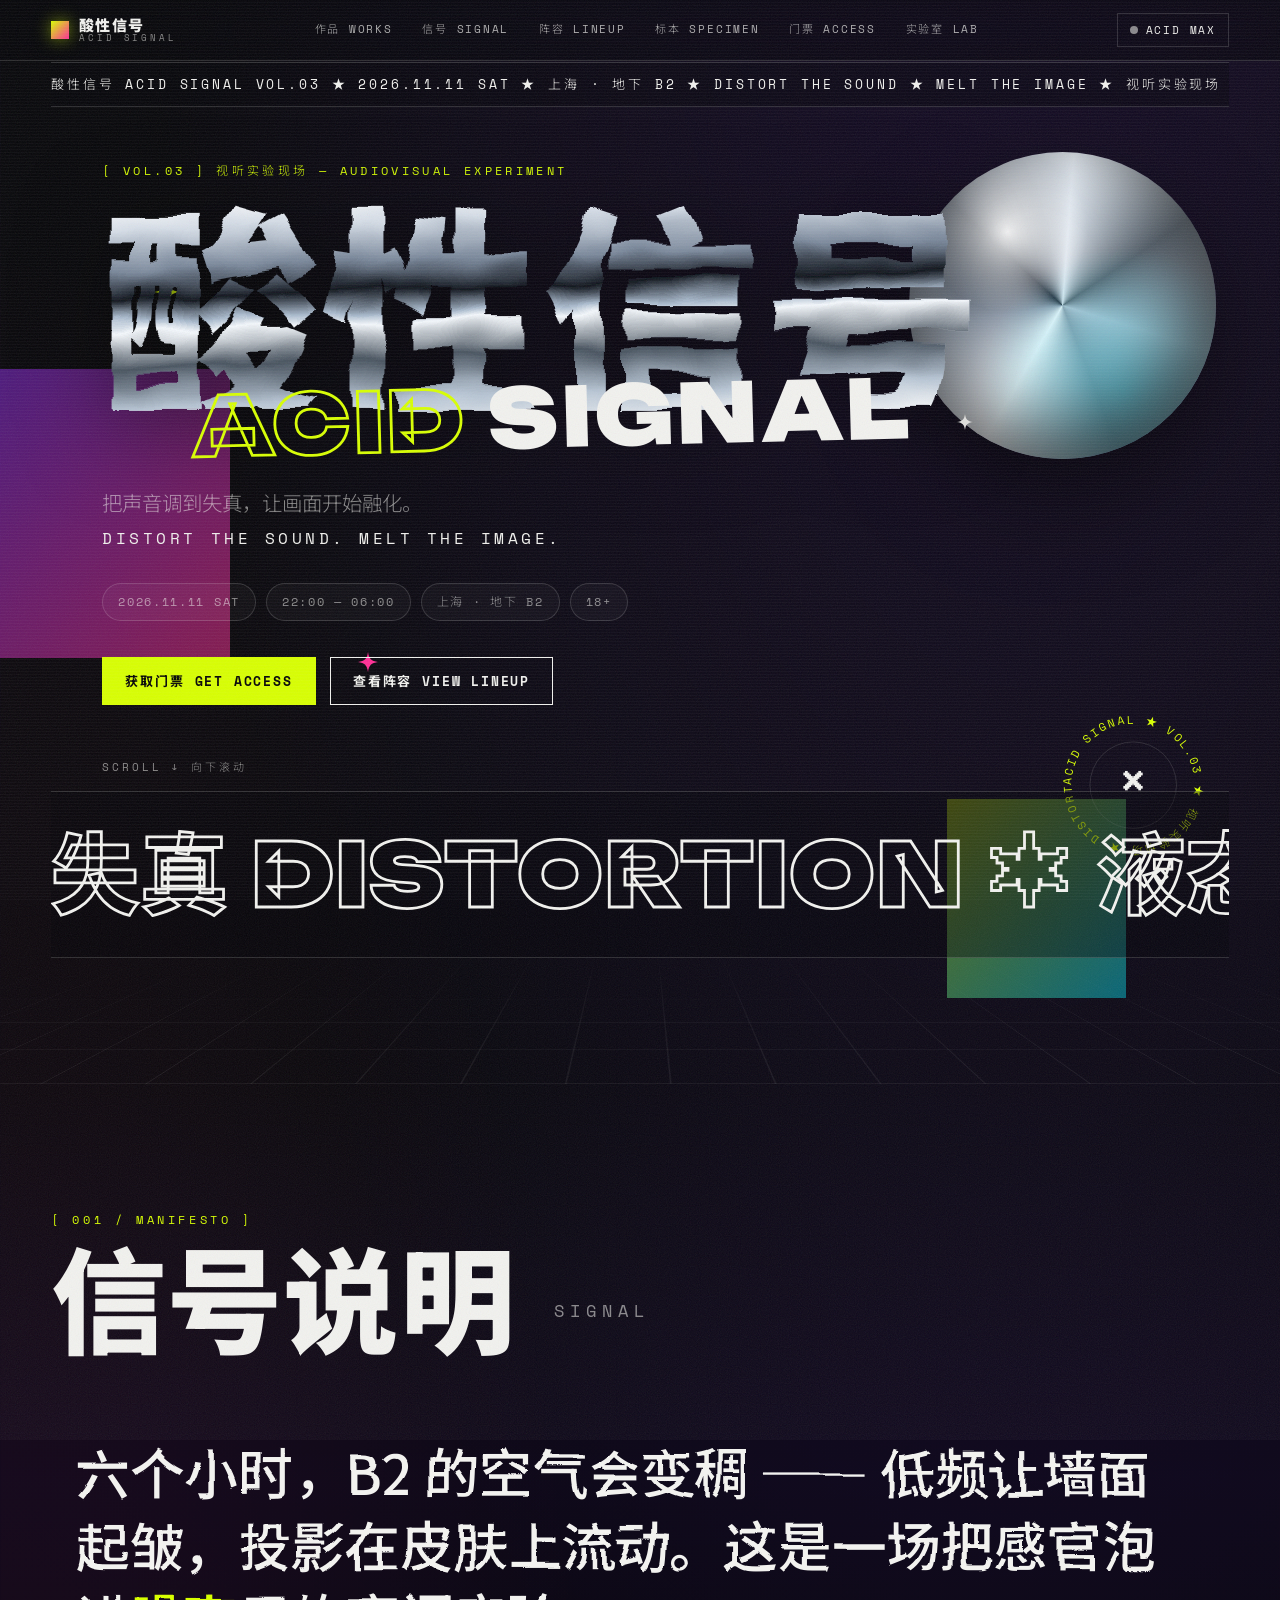
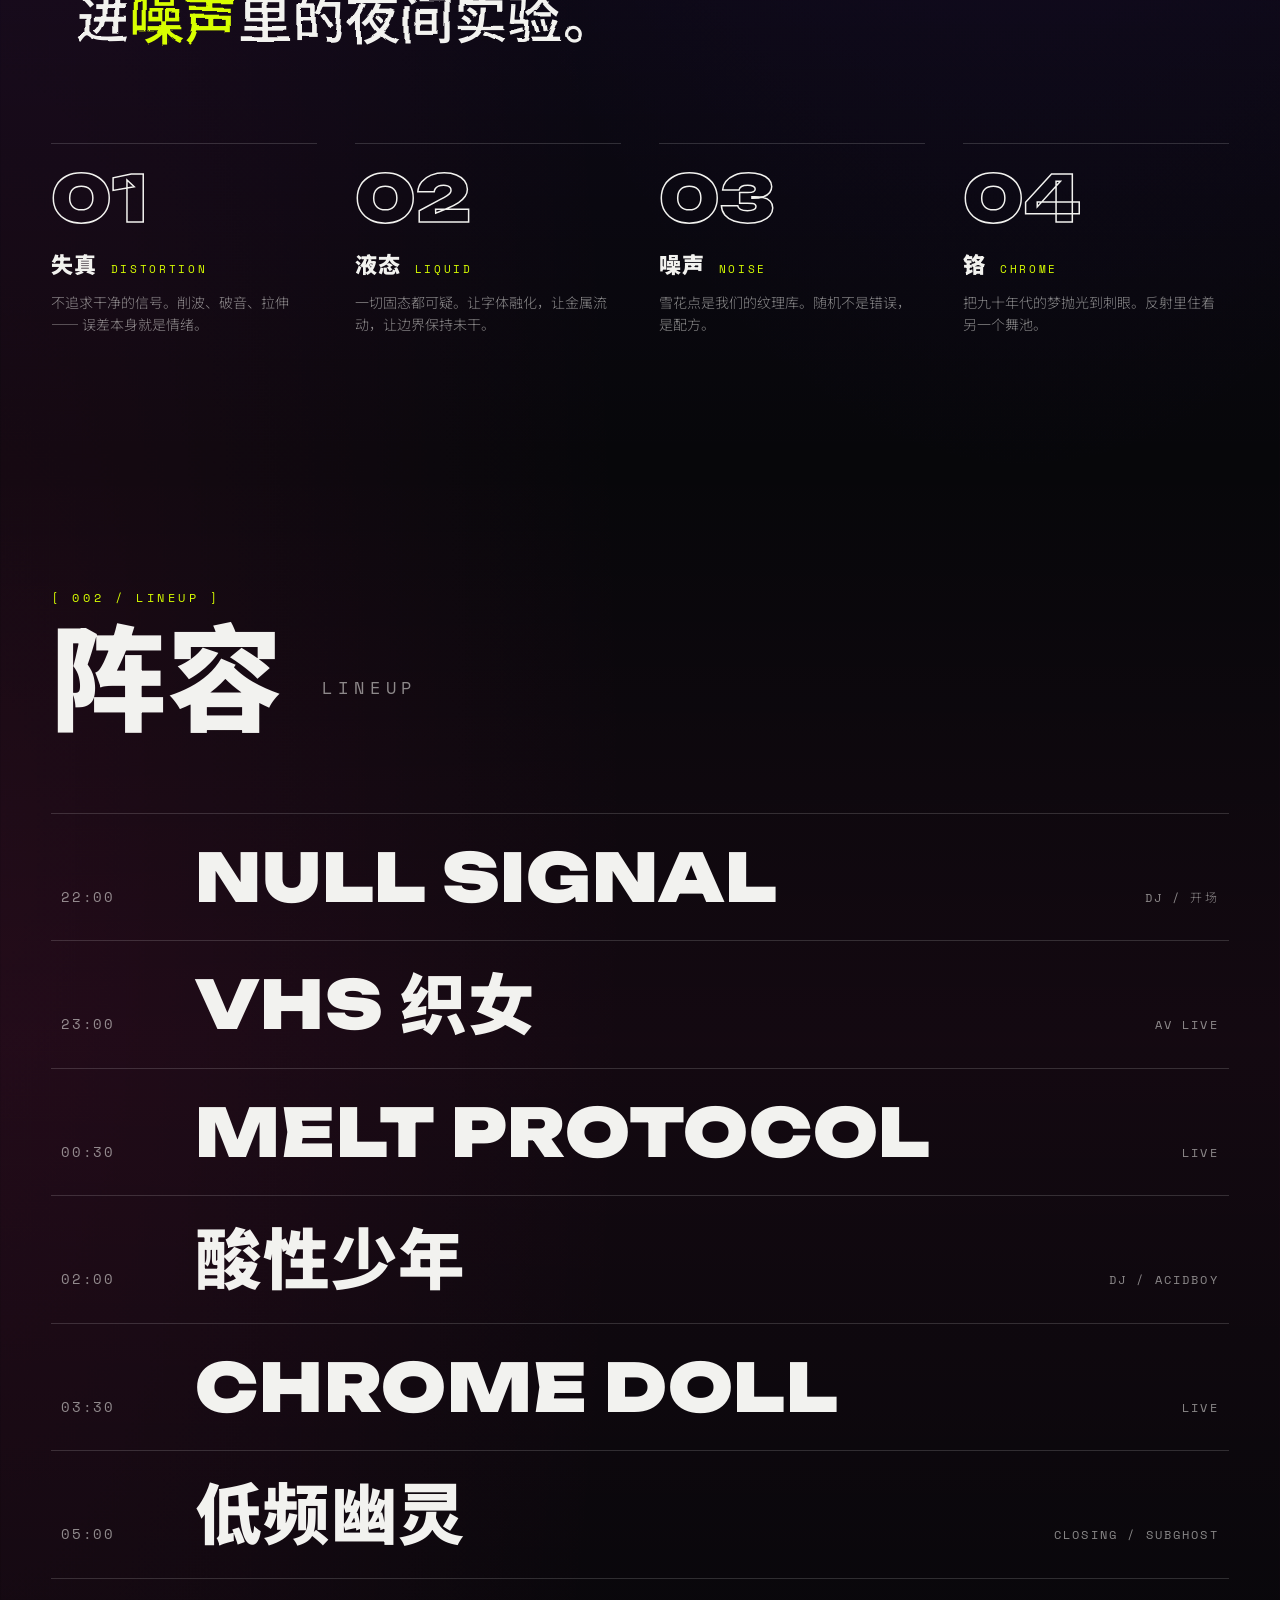
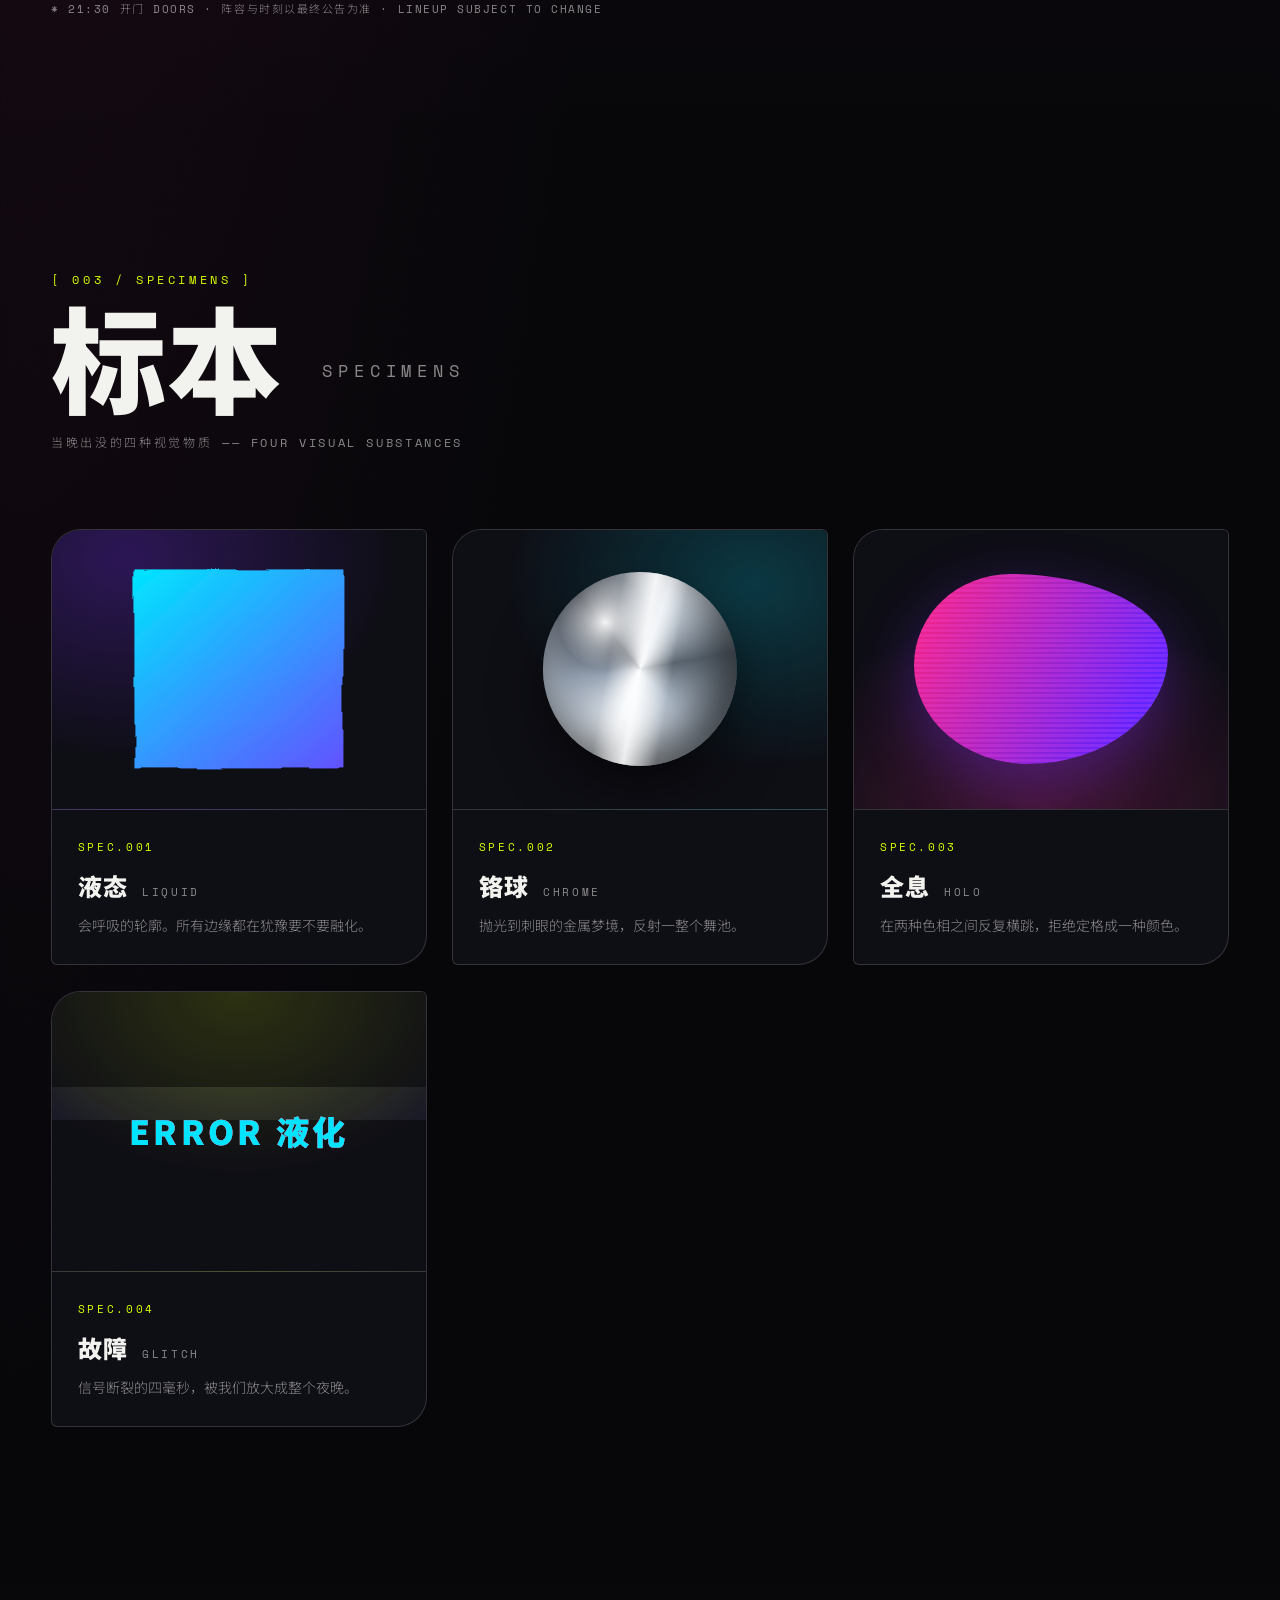
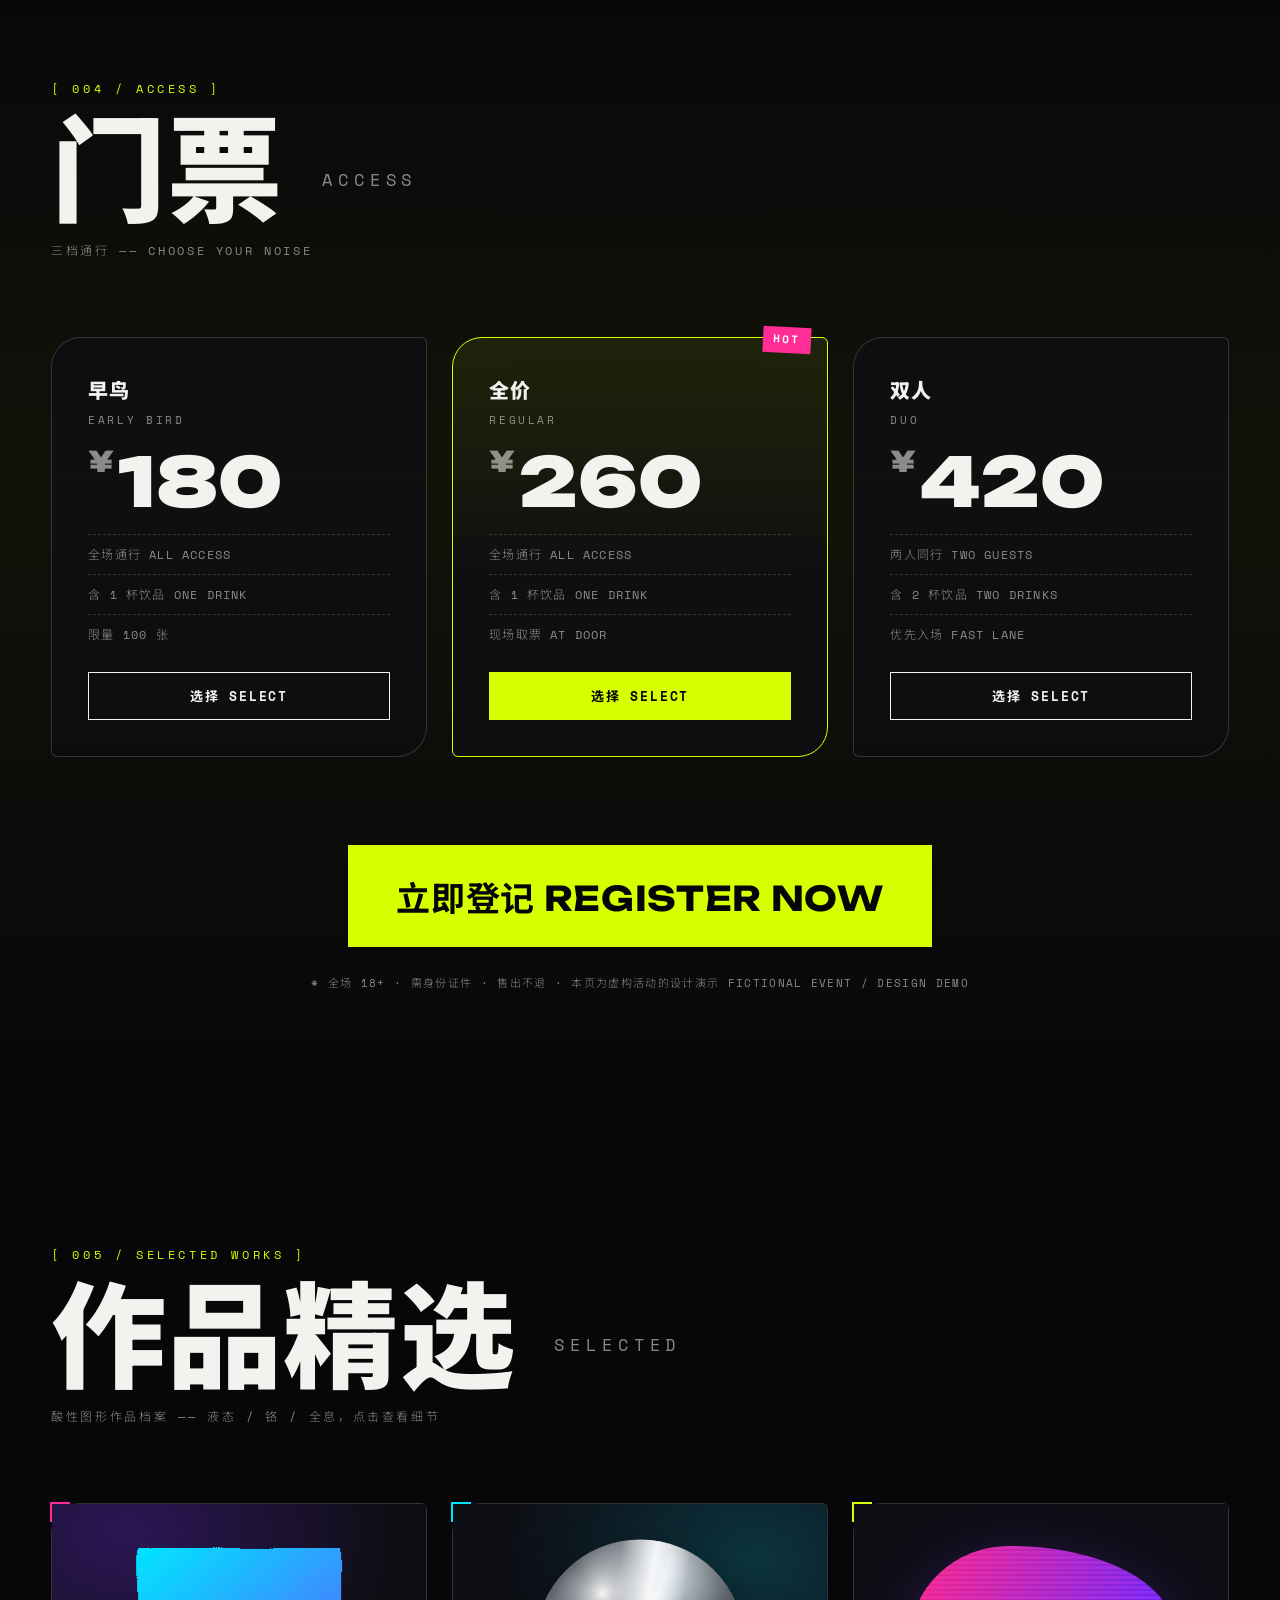
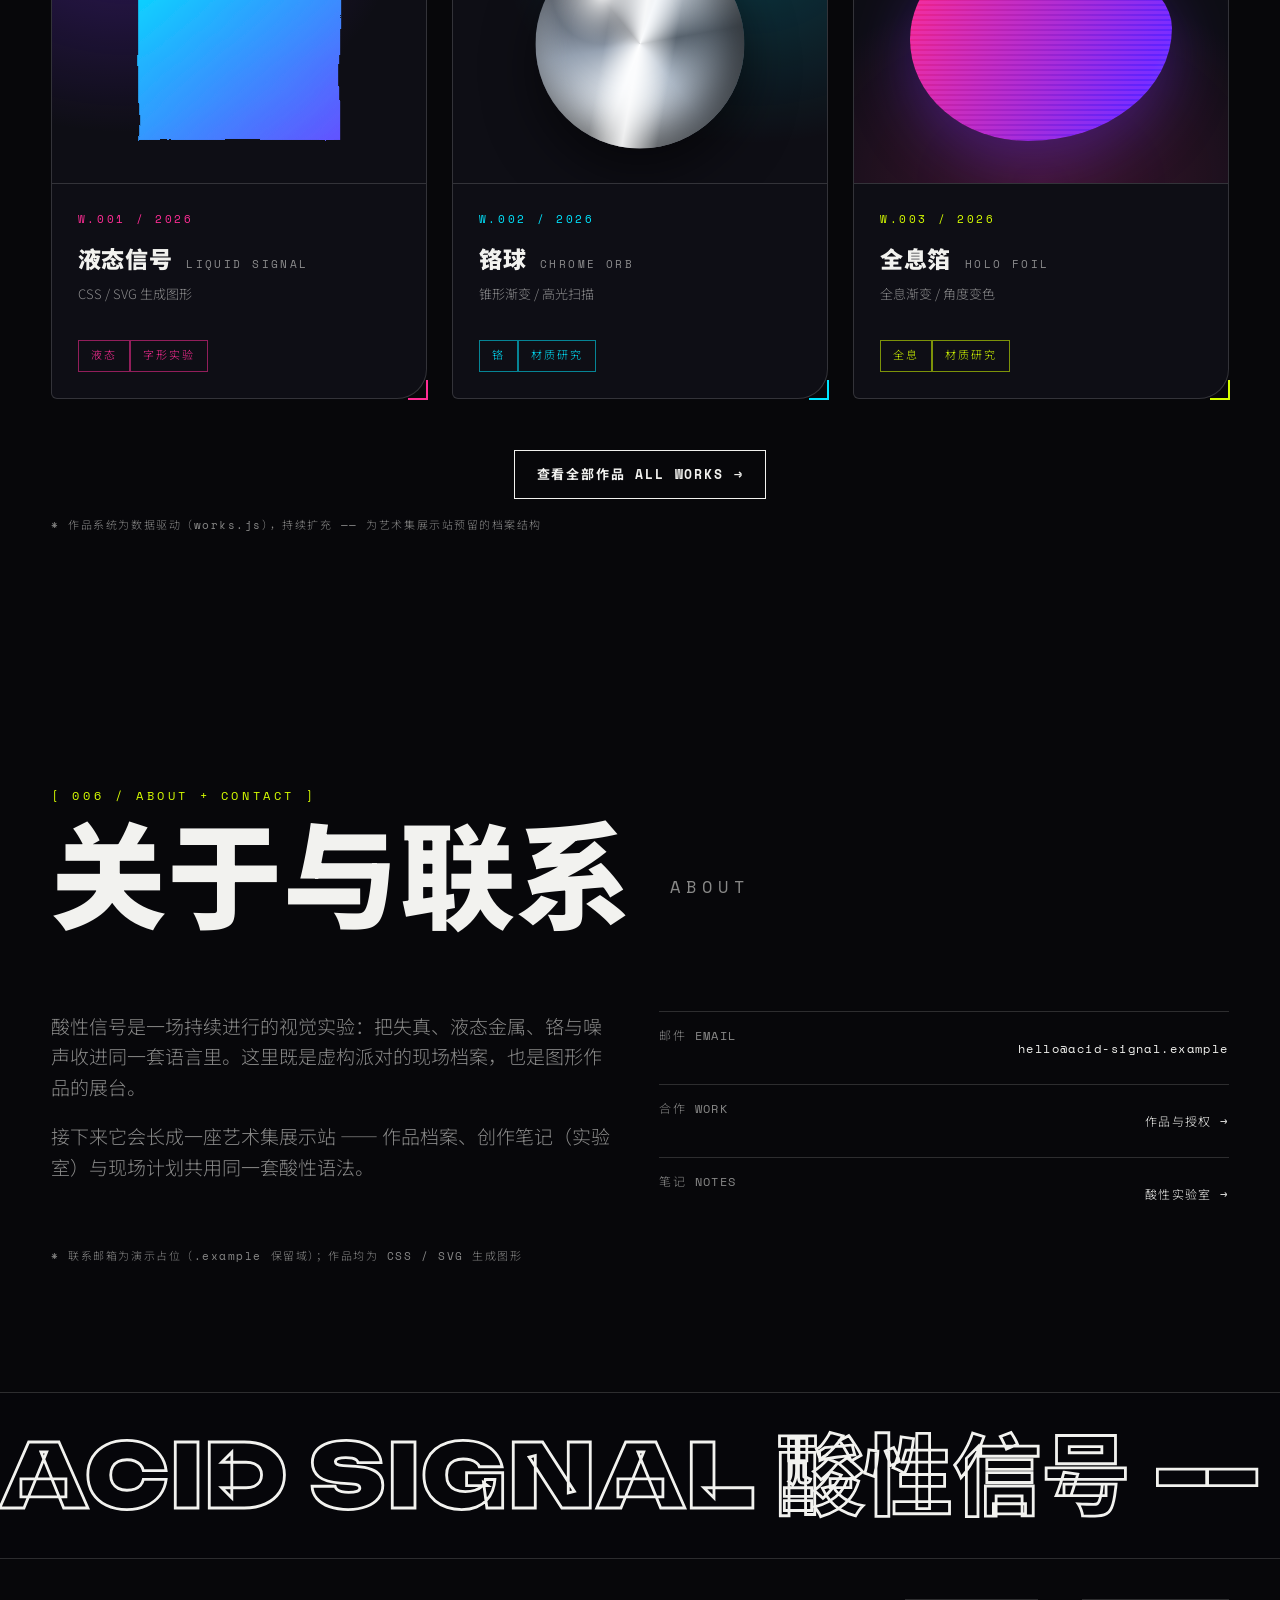
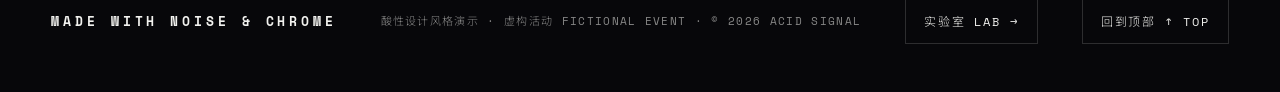
<file: index.html>
<!DOCTYPE html>
<html lang="zh-CN">
<head>
<meta charset="UTF-8">
<meta name="viewport" content="width=device-width, initial-scale=1">
<title>酸性信号 ACID SIGNAL — VOL.03 视听实验现场</title>
<meta name="description" content="酸性信号 ACID SIGNAL VOL.03 — 一场关于失真、液态金属与低频的夜间视听实验。2026.11.11 上海 · 地下 B2。">
<meta property="og:type" content="website">
<meta property="og:title" content="酸性信号 ACID SIGNAL — VOL.03 视听实验现场">
<meta property="og:description" content="把声音调到失真，让画面开始融化。作品档案 / 酸性实验室 / 现场计划。">
<meta name="theme-color" content="#07070a">
<link rel="preconnect" href="https://fonts.googleapis.com">
<link rel="preconnect" href="https://fonts.gstatic.com" crossorigin>
<link href="https://fonts.googleapis.com/css2?family=Unbounded:wght@400;700;900&family=Space+Mono:ital,wght@0,400;0,700;1,400&family=Noto+Sans+SC:wght@300;500;900&display=swap" rel="stylesheet">
<link rel="stylesheet" href="style.css">
<link rel="stylesheet" href="works.css">
<noscript><style>[data-reveal]{opacity:1 !important;transform:none !important}</style></noscript>
<link rel="icon" href="data:image/svg+xml,%3Csvg xmlns='http://www.w3.org/2000/svg' viewBox='0 0 100 100'%3E%3Ctext y='.9em' font-size='90'%3E%E2%9C%A6%3C/text%3E%3C/svg%3E">
</head>
<body>

  <!-- 开机画面 -->
  <div class="boot" id="boot" aria-hidden="true">
    <div class="boot-blob"></div>
    <p class="boot-text">SIGNAL ACQUIRING<span class="boot-dots">...</span></p>
  </div>

  <!-- 全局特效层 -->
  <div class="grain" aria-hidden="true"></div>
  <div class="scanlines" aria-hidden="true"></div>
  <div class="progress" aria-hidden="true"><i id="progressBar"></i></div>
  <div class="cursor-dot" aria-hidden="true"></div>
  <div class="cursor-blob" aria-hidden="true"></div>
  <div class="toast" id="toast" role="status" aria-live="polite"></div>

  <!-- SVG 滤镜与符号 -->
  <svg class="defs" aria-hidden="true" focusable="false">
    <defs>
      <filter id="fx-liquid" x="-15%" y="-15%" width="130%" height="130%">
        <feTurbulence id="turbA" type="fractalNoise" baseFrequency="0.012 0.026" numOctaves="2" seed="7" result="n"/>
        <feDisplacementMap id="dispA" in="SourceGraphic" in2="n" scale="14" xChannelSelector="R" yChannelSelector="G"/>
      </filter>
      <filter id="fx-soft" x="-20%" y="-20%" width="140%" height="140%">
        <feTurbulence id="turbB" type="fractalNoise" baseFrequency="0.009 0.018" numOctaves="2" seed="21" result="n"/>
        <feDisplacementMap id="dispB" in="SourceGraphic" in2="n" scale="8" xChannelSelector="R" yChannelSelector="G"/>
      </filter>
      <symbol id="sparkle" viewBox="0 0 24 24">
        <path d="M12 0c1 8 4 11 12 12-8 1-11 4-12 12-1-8-4-11-12-12C8 11 11 8 12 0Z"/>
      </symbol>
    </defs>
  </svg>

  <!-- 导航 -->
  <header class="nav">
    <a class="brand" href="#top">
      <span class="brand-mark" aria-hidden="true"></span>
      <span class="brand-name">酸性信号<em>ACID SIGNAL</em></span>
    </a>
    <nav class="nav-links" aria-label="页面导航">
      <a href="works.html">作品 WORKS</a>
      <a href="#signal">信号 SIGNAL</a>
      <a href="#lineup">阵容 LINEUP</a>
      <a href="#specimen">标本 SPECIMEN</a>
      <a href="#access">门票 ACCESS</a>
      <a href="lab.html">实验室 LAB</a>
    </nav>
    <div class="nav-act">
      <button class="acid-toggle" id="acidToggle" type="button" aria-pressed="false">
        <span class="dot" aria-hidden="true"></span>ACID MAX
      </button>
    </div>
  </header>

  <main>

    <!-- HERO -->
    <section class="hero" id="top">
      <div class="hero-deco" aria-hidden="true">
        <div class="hero-grid"></div>
        <div class="orb"></div>
        <div class="blob blob-a"></div>
        <div class="blob blob-b"></div>
        <svg class="star star-1"><use href="#sparkle"/></svg>
        <svg class="star star-2"><use href="#sparkle"/></svg>
        <svg class="star star-3"><use href="#sparkle"/></svg>
        <svg class="sticker" viewBox="0 0 200 200">
          <defs>
            <path id="circ" d="M100,100 m-74,0 a74,74 0 1,1 148,0 a74,74 0 1,1 -148,0"/>
          </defs>
          <circle class="sticker-ring" cx="100" cy="100" r="52"/>
          <text class="sticker-text"><textPath href="#circ">ACID SIGNAL ★ VOL.03 ★ 视听实验现场 ★ DISTORT THE SOUND ★</textPath></text>
          <text class="sticker-core" x="100" y="108" text-anchor="middle">✕</text>
        </svg>
      </div>

      <div class="hero-top">
        <div class="ticker">
          <div class="track">
            <span class="chunk">酸性信号 ACID SIGNAL VOL.03 ★ 2026.11.11 SAT ★ 上海 · 地下 B2 ★ DISTORT THE SOUND ★ MELT THE IMAGE ★ 视听实验现场 ★&nbsp;</span>
            <span class="chunk">酸性信号 ACID SIGNAL VOL.03 ★ 2026.11.11 SAT ★ 上海 · 地下 B2 ★ DISTORT THE SOUND ★ MELT THE IMAGE ★ 视听实验现场 ★&nbsp;</span>
          </div>
        </div>
      </div>

      <div class="hero-body">
        <p class="hero-eyebrow" data-reveal>[ VOL.03 ] 视听实验现场 — AUDIOVISUAL EXPERIMENT</p>
        <h1 class="hero-title" data-reveal style="--d:1">
          <span class="t-cn chrome distort">酸性信号</span>
          <span class="t-en"><span class="outline">ACID</span> SIGNAL</span>
        </h1>
        <p class="hero-sub" data-reveal style="--d:2">
          把声音调到失真，让画面开始融化。<br>
          <span class="en" data-wave>DISTORT THE SOUND. MELT THE IMAGE.</span>
        </p>
        <ul class="hero-chips" data-reveal style="--d:3">
          <li>2026.11.11 SAT</li>
          <li>22:00 — 06:00</li>
          <li>上海 · 地下 B2</li>
          <li>18+</li>
        </ul>
        <div class="hero-cta" data-reveal style="--d:4">
          <a class="btn btn-solid magnetic" href="#access">获取门票 GET ACCESS</a>
          <a class="btn btn-ghost magnetic" href="#lineup">查看阵容 VIEW LINEUP</a>
        </div>
      </div>

      <div class="hero-bottom">
        <span class="scroll-hint">SCROLL ↓ 向下滚动</span>
        <div class="ticker ticker-rev ticker-xl">
          <div class="track">
            <span class="chunk outline">失真 DISTORTION ✶ 液态 LIQUID ✶ 噪声 NOISE ✶ 铬 CHROME ✶&nbsp;</span>
            <span class="chunk outline">失真 DISTORTION ✶ 液态 LIQUID ✶ 噪声 NOISE ✶ 铬 CHROME ✶&nbsp;</span>
          </div>
        </div>
      </div>
    </section>

    <!-- MANIFESTO -->
    <section class="manifesto" id="signal">
      <header class="sec-head" data-reveal>
        <p class="sec-idx">[ 001 / MANIFESTO ]</p>
        <h2 class="sec-title"><span class="glitch" data-text="信号说明">信号说明</span> <em>SIGNAL</em></h2>
      </header>

      <div data-reveal>
        <p class="manifesto-lead distort-soft">六个小时，B2 的空气会变稠 —— 低频让墙面起皱，投影在皮肤上流动。这是一场把感官泡进<span class="hl">噪声</span>里的夜间实验。</p>
      </div>

      <ol class="principles">
        <li data-reveal style="--d:1">
          <span class="pr-idx">01</span>
          <h3 class="pr-name">失真 <em>DISTORTION</em></h3>
          <p class="pr-copy">不追求干净的信号。削波、破音、拉伸 —— 误差本身就是情绪。</p>
        </li>
        <li data-reveal style="--d:2">
          <span class="pr-idx">02</span>
          <h3 class="pr-name">液态 <em>LIQUID</em></h3>
          <p class="pr-copy">一切固态都可疑。让字体融化，让金属流动，让边界保持未干。</p>
        </li>
        <li data-reveal style="--d:3">
          <span class="pr-idx">03</span>
          <h3 class="pr-name">噪声 <em>NOISE</em></h3>
          <p class="pr-copy">雪花点是我们的纹理库。随机不是错误，是配方。</p>
        </li>
        <li data-reveal style="--d:4">
          <span class="pr-idx">04</span>
          <h3 class="pr-name">铬 <em>CHROME</em></h3>
          <p class="pr-copy">把九十年代的梦抛光到刺眼。反射里住着另一个舞池。</p>
        </li>
      </ol>
    </section>

    <!-- LINEUP -->
    <section class="lineup" id="lineup">
      <header class="sec-head" data-reveal>
        <p class="sec-idx">[ 002 / LINEUP ]</p>
        <h2 class="sec-title"><span class="glitch" data-text="阵容">阵容</span> <em>LINEUP</em></h2>
      </header>

      <div class="acts">
        <a class="act" href="#access" data-reveal>
          <span class="act-time">22:00</span>
          <span class="act-name glitch" data-text="NULL SIGNAL">NULL SIGNAL</span>
          <span class="act-meta">DJ / 开场</span>
        </a>
        <a class="act" href="#access" data-reveal style="--d:1">
          <span class="act-time">23:00</span>
          <span class="act-name glitch" data-text="VHS 织女">VHS 织女</span>
          <span class="act-meta">AV LIVE</span>
        </a>
        <a class="act" href="#access" data-reveal style="--d:2">
          <span class="act-time">00:30</span>
          <span class="act-name glitch" data-text="MELT PROTOCOL">MELT PROTOCOL</span>
          <span class="act-meta">LIVE</span>
        </a>
        <a class="act" href="#access" data-reveal style="--d:3">
          <span class="act-time">02:00</span>
          <span class="act-name glitch" data-text="酸性少年">酸性少年</span>
          <span class="act-meta">DJ / ACIDBOY</span>
        </a>
        <a class="act" href="#access" data-reveal style="--d:4">
          <span class="act-time">03:30</span>
          <span class="act-name glitch" data-text="CHROME DOLL">CHROME DOLL</span>
          <span class="act-meta">LIVE</span>
        </a>
        <a class="act" href="#access" data-reveal style="--d:5">
          <span class="act-time">05:00</span>
          <span class="act-name glitch" data-text="低频幽灵">低频幽灵</span>
          <span class="act-meta">CLOSING / SUBGHOST</span>
        </a>
      </div>

      <p class="lineup-note">* 21:30 开门 DOORS · 阵容与时刻以最终公告为准 · LINEUP SUBJECT TO CHANGE</p>
    </section>

    <!-- SPECIMENS -->
    <section class="specs" id="specimen">
      <header class="sec-head" data-reveal>
        <p class="sec-idx">[ 003 / SPECIMENS ]</p>
        <h2 class="sec-title"><span class="glitch" data-text="标本">标本</span> <em>SPECIMENS</em></h2>
        <p class="sec-en">当晚出没的四种视觉物质 —— FOUR VISUAL SUBSTANCES</p>
      </header>

      <div class="spec-grid">
        <article class="spec tilt" data-reveal>
          <div class="spec-art art-liquid" aria-hidden="true"><div class="liquid-blob"></div></div>
          <div class="spec-meta">
            <span class="spec-idx">SPEC.001</span>
            <h3 class="spec-name">液态 <em>LIQUID</em></h3>
            <p class="spec-copy">会呼吸的轮廓。所有边缘都在犹豫要不要融化。</p>
          </div>
        </article>

        <article class="spec tilt" data-reveal style="--d:1">
          <div class="spec-art art-chrome" aria-hidden="true"><div class="chrome-orb"><i class="shine"></i></div></div>
          <div class="spec-meta">
            <span class="spec-idx">SPEC.002</span>
            <h3 class="spec-name">铬球 <em>CHROME</em></h3>
            <p class="spec-copy">抛光到刺眼的金属梦境，反射一整个舞池。</p>
          </div>
        </article>

        <article class="spec tilt" data-reveal style="--d:2">
          <div class="spec-art art-holo" aria-hidden="true"><div class="holo-panel"></div></div>
          <div class="spec-meta">
            <span class="spec-idx">SPEC.003</span>
            <h3 class="spec-name">全息 <em>HOLO</em></h3>
            <p class="spec-copy">在两种色相之间反复横跳，拒绝定格成一种颜色。</p>
          </div>
        </article>

        <article class="spec tilt" data-reveal style="--d:3">
          <div class="spec-art art-glitch" aria-hidden="true">
            <div class="glitch-stack">
              <span class="gs gs-r">ERROR 液化</span>
              <span class="gs gs-c">ERROR 液化</span>
              <span class="gs">ERROR 液化</span>
            </div>
          </div>
          <div class="spec-meta">
            <span class="spec-idx">SPEC.004</span>
            <h3 class="spec-name">故障 <em>GLITCH</em></h3>
            <p class="spec-copy">信号断裂的四毫秒，被我们放大成整个夜晚。</p>
          </div>
        </article>
      </div>
    </section>

    <!-- ACCESS -->
    <section class="access" id="access">
      <header class="sec-head" data-reveal>
        <p class="sec-idx">[ 004 / ACCESS ]</p>
        <h2 class="sec-title"><span class="glitch" data-text="门票">门票</span> <em>ACCESS</em></h2>
        <p class="sec-en">三档通行 —— CHOOSE YOUR NOISE</p>
      </header>

      <div class="tiers">
        <article class="tier" data-reveal>
          <p class="tier-name">早鸟 <em>EARLY BIRD</em></p>
          <p class="tier-price"><span class="cur">¥</span>180</p>
          <ul class="tier-list">
            <li>全场通行 ALL ACCESS</li>
            <li>含 1 杯饮品 ONE DRINK</li>
            <li>限量 100 张</li>
          </ul>
          <button class="btn btn-ghost" type="button" data-toast="DEMO · 早鸟票登记已记录（虚构页面）">选择 SELECT</button>
        </article>

        <article class="tier tier-hot" data-reveal style="--d:1">
          <span class="tier-flag">HOT</span>
          <p class="tier-name">全价 <em>REGULAR</em></p>
          <p class="tier-price"><span class="cur">¥</span>260</p>
          <ul class="tier-list">
            <li>全场通行 ALL ACCESS</li>
            <li>含 1 杯饮品 ONE DRINK</li>
            <li>现场取票 AT DOOR</li>
          </ul>
          <button class="btn btn-solid" type="button" data-toast="DEMO · 全价票登记已记录（虚构页面）">选择 SELECT</button>
        </article>

        <article class="tier" data-reveal style="--d:2">
          <p class="tier-name">双人 <em>DUO</em></p>
          <p class="tier-price"><span class="cur">¥</span>420</p>
          <ul class="tier-list">
            <li>两人同行 TWO GUESTS</li>
            <li>含 2 杯饮品 TWO DRINKS</li>
            <li>优先入场 FAST LANE</li>
          </ul>
          <button class="btn btn-ghost" type="button" data-toast="DEMO · 双人票登记已记录（虚构页面）">选择 SELECT</button>
        </article>
      </div>

      <div class="access-cta" data-reveal>
        <button class="btn btn-big magnetic" type="button" data-toast="已登记 · SEE YOU IN THE NOISE（演示）">立即登记 REGISTER NOW</button>
      </div>
      <p class="access-note">* 全场 18+ · 需身份证件 · 售出不退 · 本页为虚构活动的设计演示 FICTIONAL EVENT / DESIGN DEMO</p>
    </section>

    <!-- SELECTED WORKS -->
    <section class="works-preview" id="works">
      <header class="sec-head" data-reveal>
        <p class="sec-idx">[ 005 / SELECTED WORKS ]</p>
        <h2 class="sec-title"><span class="glitch" data-text="作品精选">作品精选</span> <em>SELECTED</em></h2>
        <p class="sec-en">酸性图形作品档案 —— 液态 / 铬 / 全息，点击查看细节</p>
      </header>
      <div class="mat-grid" data-works-featured="3"></div>
      <div class="works-more" data-reveal>
        <a class="btn btn-ghost magnetic" href="works.html">查看全部作品 ALL WORKS →</a>
      </div>
      <p class="works-preview-note">* 作品系统为数据驱动（works.js），持续扩充 —— 为艺术集展示站预留的档案结构</p>
    </section>

    <!-- ABOUT + CONTACT -->
    <section class="about" id="about">
      <header class="sec-head" data-reveal>
        <p class="sec-idx">[ 006 / ABOUT + CONTACT ]</p>
        <h2 class="sec-title"><span class="glitch" data-text="关于与联系">关于与联系</span> <em>ABOUT</em></h2>
      </header>
      <div class="about-grid">
        <div class="about-copy" data-reveal>
          <p>酸性信号是一场持续进行的视觉实验：把失真、液态金属、铬与噪声收进同一套语言里。这里既是虚构派对的现场档案，也是图形作品的展台。</p>
          <p>接下来它会长成一座艺术集展示站 —— 作品档案、创作笔记（实验室）与现场计划共用同一套酸性语法。</p>
        </div>
        <div class="about-contact" data-reveal style="--d:1">
          <ul>
            <li><span class="k">邮件 EMAIL</span> <a href="mailto:hello@acid-signal.example">hello@acid-signal.example</a></li>
            <li><span class="k">合作 WORK</span> <a href="works.html">作品与授权 →</a></li>
            <li><span class="k">笔记 NOTES</span> <a href="lab.html">酸性实验室 →</a></li>
          </ul>
        </div>
      </div>
      <p class="about-note">* 联系邮箱为演示占位（.example 保留域）；作品均为 CSS / SVG 生成图形</p>
    </section>

  </main>

  <!-- FOOTER -->
  <footer class="footer">
    <div class="ticker ticker-xl">
      <div class="track">
        <span class="chunk outline">ACID SIGNAL 酸性信号 — VOL.03 — SEE YOU IN THE NOISE —&nbsp;</span>
        <span class="chunk outline">ACID SIGNAL 酸性信号 — VOL.03 — SEE YOU IN THE NOISE —&nbsp;</span>
      </div>
    </div>
    <div class="footer-meta">
      <p class="footer-credit" data-wave>MADE WITH NOISE &amp; CHROME</p>
      <p class="fine">酸性设计风格演示 · 虚构活动 FICTIONAL EVENT · © 2026 ACID SIGNAL</p>
      <a class="to-top" href="lab.html">实验室 LAB →</a>
      <a class="to-top" href="#top">回到顶部 ↑ TOP</a>
    </div>
  </footer>

  <script src="main.js"></script>
  <script src="works.js"></script>
</body>
</html>
</file>
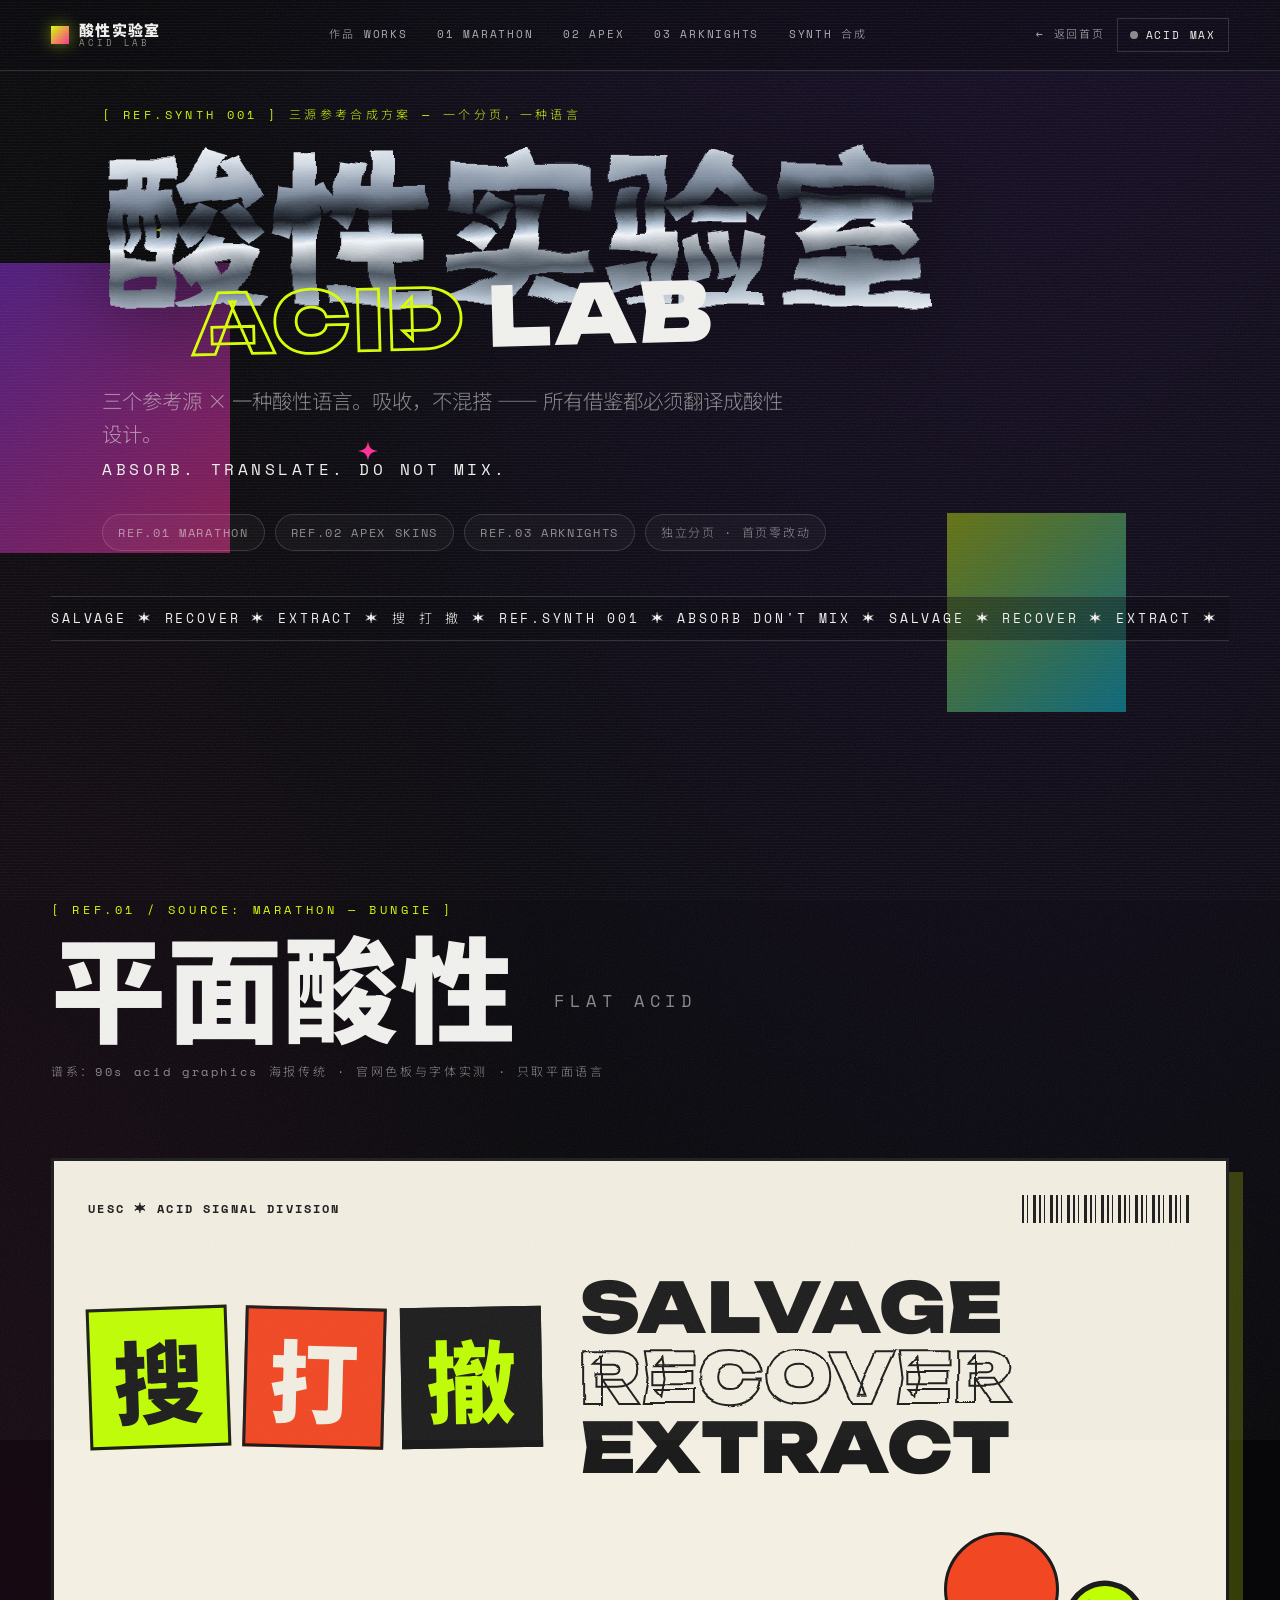
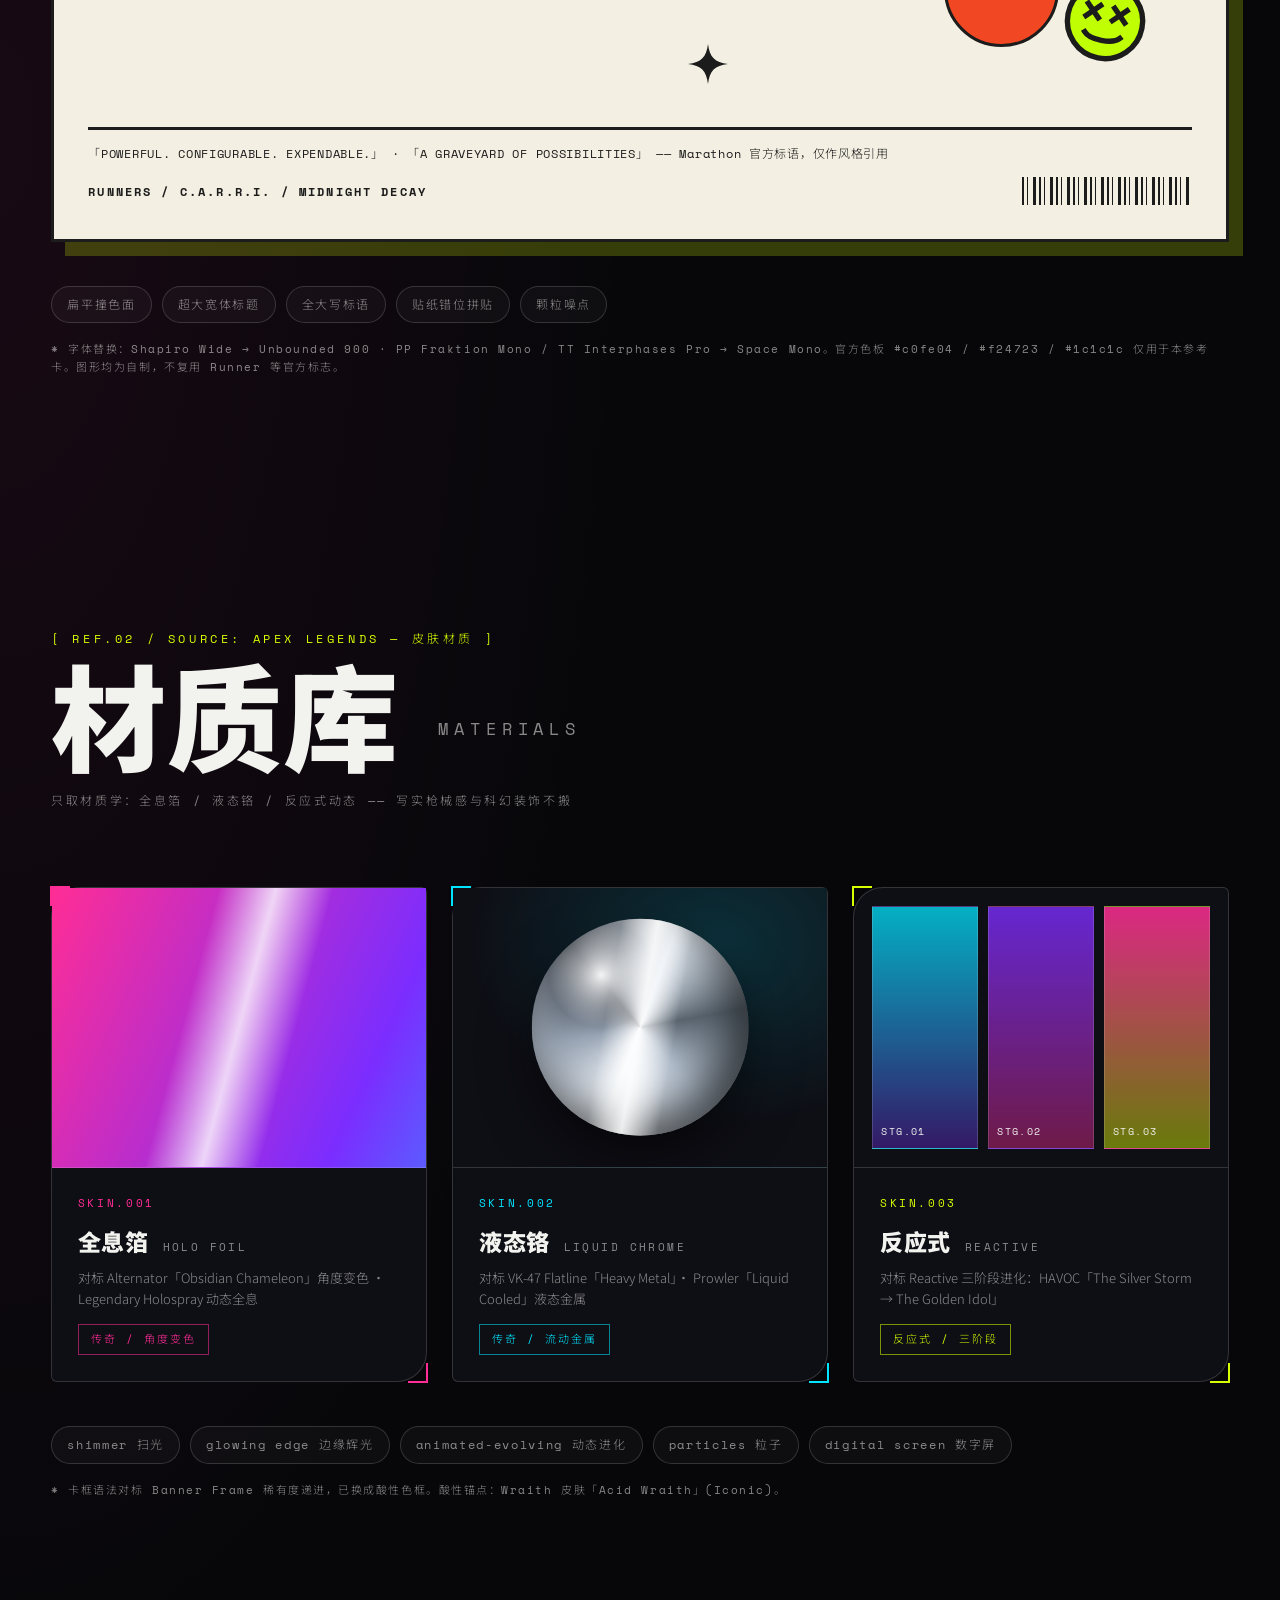
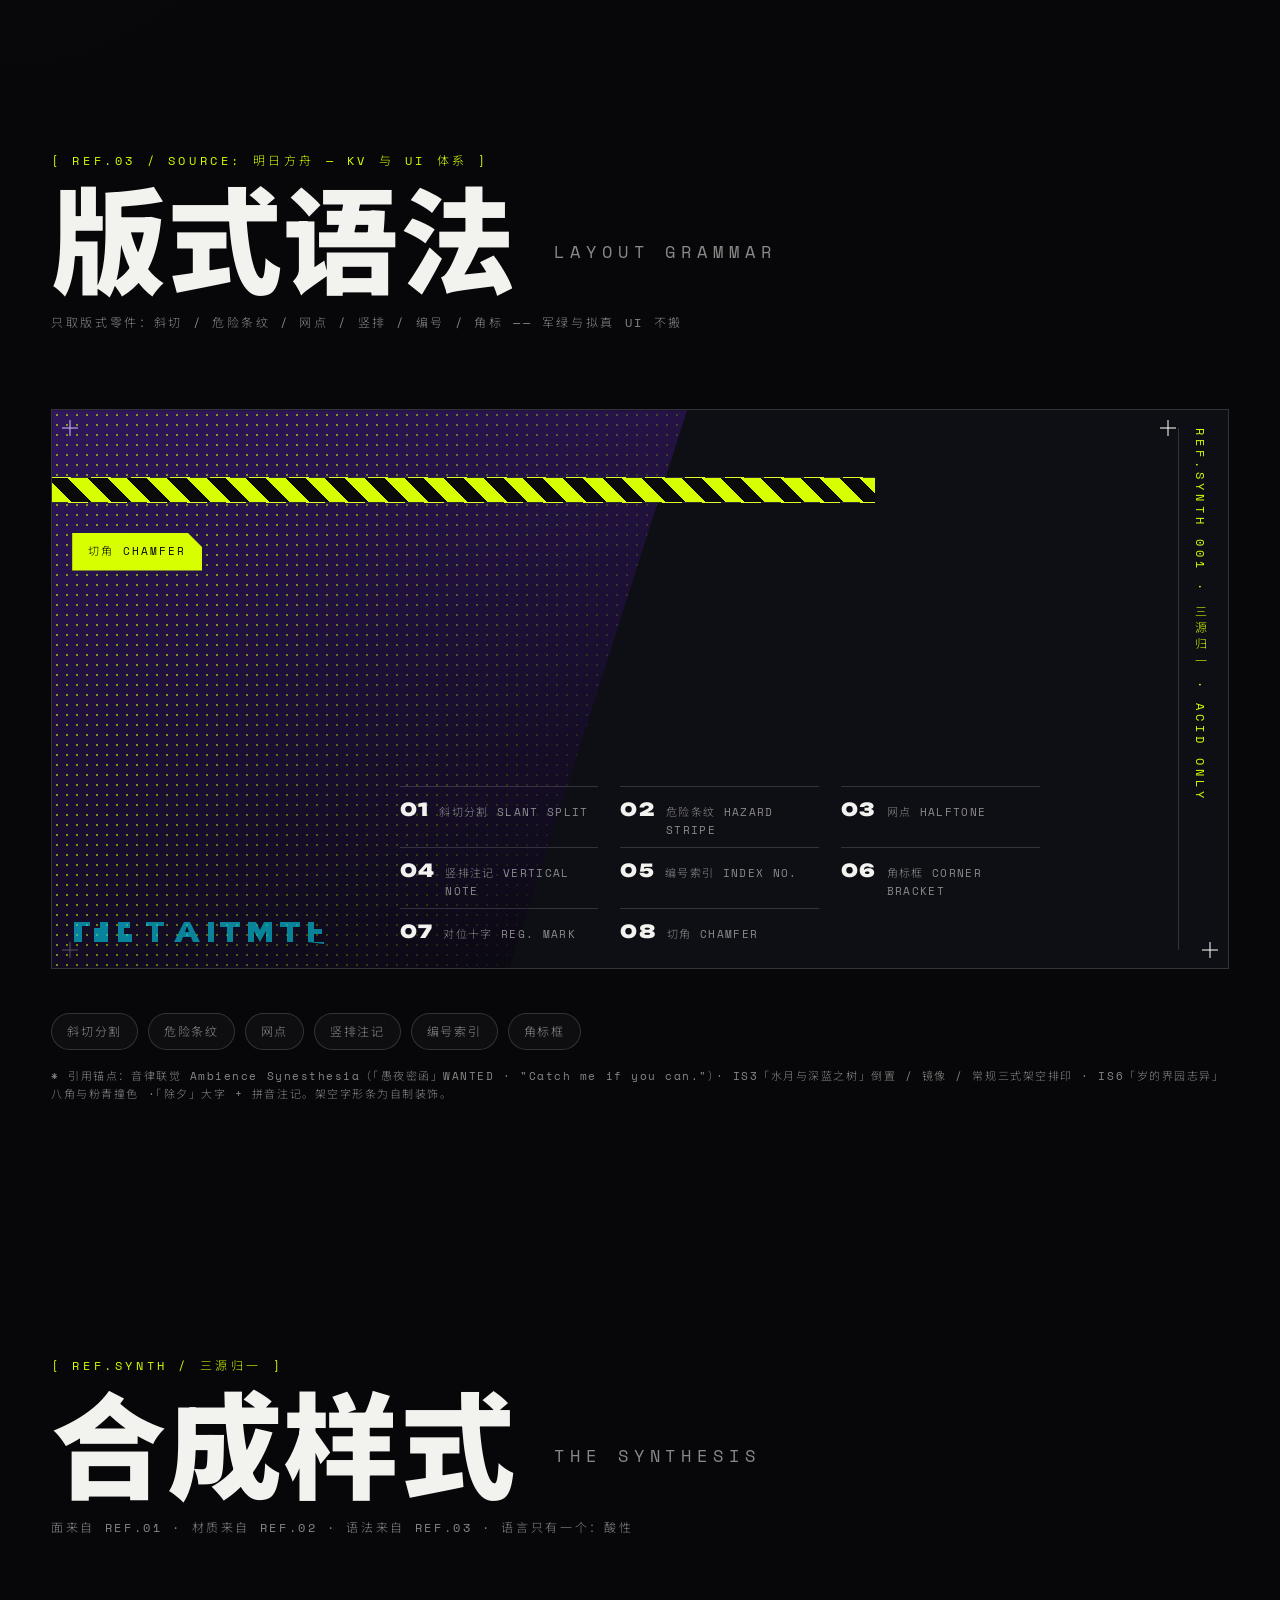
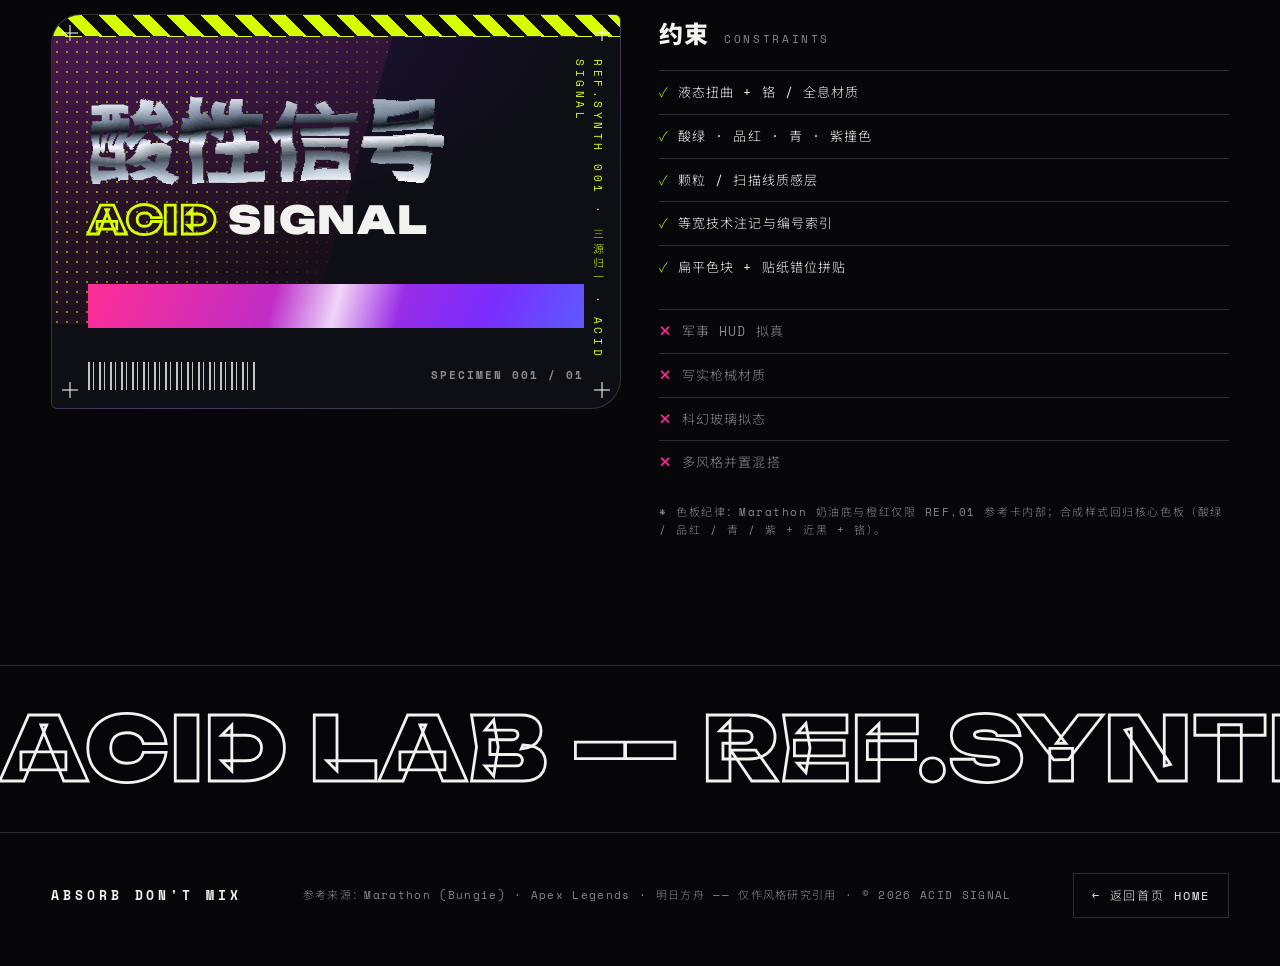
<file: lab.html>
<!DOCTYPE html>
<html lang="zh-CN">
<head>
<meta charset="UTF-8">
<meta name="viewport" content="width=device-width, initial-scale=1">
<title>ACID LAB · 三源参考合成方案 — 酸性信号</title>
<meta name="description" content="酸性实验室 REF.SYNTH 001 —— Marathon 平面、Apex 皮肤材质、明日方舟版式语法，全部翻译成一种酸性语言。独立分页，不影响首页。">
<meta property="og:type" content="website">
<meta property="og:title" content="酸性实验室 ACID LAB — REF.SYNTH 001">
<meta property="og:description" content="三个参考源 × 一种酸性语言。吸收，不混搭 —— ABSORB. TRANSLATE. DO NOT MIX.">
<meta name="theme-color" content="#07070a">
<link rel="preconnect" href="https://fonts.googleapis.com">
<link rel="preconnect" href="https://fonts.gstatic.com" crossorigin>
<link href="https://fonts.googleapis.com/css2?family=Unbounded:wght@400;700;900&family=Space+Mono:ital,wght@0,400;0,700;1,400&family=Noto+Sans+SC:wght@300;500;900&display=swap" rel="stylesheet">
<link rel="stylesheet" href="style.css">
<link rel="stylesheet" href="lab.css">
<noscript><style>[data-reveal]{opacity:1 !important;transform:none !important}</style></noscript>
<link rel="icon" href="data:image/svg+xml,%3Csvg xmlns='http://www.w3.org/2000/svg' viewBox='0 0 100 100'%3E%3Ctext y='.9em' font-size='90'%3E%E2%9C%A6%3C/text%3E%3C/svg%3E">
</head>
<body class="lab-page">

  <!-- 全局特效层（与首页一致） -->
  <div class="grain" aria-hidden="true"></div>
  <div class="scanlines" aria-hidden="true"></div>
  <div class="progress" aria-hidden="true"><i id="progressBar"></i></div>
  <div class="cursor-dot" aria-hidden="true"></div>
  <div class="cursor-blob" aria-hidden="true"></div>
  <div class="toast" id="toast" role="status" aria-live="polite"></div>

  <!-- SVG 滤镜与符号 -->
  <svg class="defs" aria-hidden="true" focusable="false">
    <defs>
      <filter id="fx-liquid" x="-15%" y="-15%" width="130%" height="130%">
        <feTurbulence id="turbA" type="fractalNoise" baseFrequency="0.012 0.026" numOctaves="2" seed="7" result="n"/>
        <feDisplacementMap id="dispA" in="SourceGraphic" in2="n" scale="14" xChannelSelector="R" yChannelSelector="G"/>
      </filter>
      <filter id="fx-soft" x="-20%" y="-20%" width="140%" height="140%">
        <feTurbulence id="turbB" type="fractalNoise" baseFrequency="0.009 0.018" numOctaves="2" seed="21" result="n"/>
        <feDisplacementMap id="dispB" in="SourceGraphic" in2="n" scale="8" xChannelSelector="R" yChannelSelector="G"/>
      </filter>
      <symbol id="sparkle" viewBox="0 0 24 24">
        <path d="M12 0c1 8 4 11 12 12-8 1-11 4-12 12-1-8-4-11-12-12C8 11 11 8 12 0Z"/>
      </symbol>
    </defs>
  </svg>

  <!-- 导航 -->
  <header class="nav lab-nav">
    <a class="brand" href="index.html">
      <span class="brand-mark" aria-hidden="true"></span>
      <span class="brand-name">酸性实验室<em>ACID LAB</em></span>
    </a>
    <nav class="nav-links" aria-label="实验页导航">
      <a href="works.html">作品 WORKS</a>
      <a href="#ref01">01 MARATHON</a>
      <a href="#ref02">02 APEX</a>
      <a href="#ref03">03 ARKNIGHTS</a>
      <a href="#synth">SYNTH 合成</a>
    </nav>
    <div class="nav-act">
      <a class="lab-back" href="index.html">← 返回首页</a>
      <button class="acid-toggle" id="acidToggle" type="button" aria-pressed="false">
        <span class="dot" aria-hidden="true"></span>ACID MAX
      </button>
    </div>
  </header>

  <main>

    <!-- HERO -->
    <section class="lab-hero" id="top">
      <div class="lab-deco" aria-hidden="true">
        <div class="blob blob-a"></div>
        <div class="blob blob-b"></div>
        <svg class="star star-1"><use href="#sparkle"/></svg>
        <svg class="star star-3"><use href="#sparkle"/></svg>
      </div>

      <div class="hero-body">
        <p class="hero-eyebrow" data-reveal>[ REF.SYNTH 001 ] 三源参考合成方案 — 一个分页，一种语言</p>
        <h1 class="hero-title" data-reveal style="--d:1">
          <span class="t-cn chrome distort">酸性实验室</span>
          <span class="t-en"><span class="outline">ACID</span> LAB</span>
        </h1>
        <p class="hero-sub" data-reveal style="--d:2">
          三个参考源 × 一种酸性语言。吸收，不混搭 —— 所有借鉴都必须翻译成酸性设计。<br>
          <span class="en" data-wave>ABSORB. TRANSLATE. DO NOT MIX.</span>
        </p>
        <ul class="hero-chips" data-reveal style="--d:3">
          <li>REF.01 MARATHON</li>
          <li>REF.02 APEX SKINS</li>
          <li>REF.03 ARKNIGHTS</li>
          <li>独立分页 · 首页零改动</li>
        </ul>
      </div>

      <div class="ticker">
        <div class="track">
          <span class="chunk">SALVAGE ✶ RECOVER ✶ EXTRACT ✶ 搜 打 撤 ✶ REF.SYNTH 001 ✶ ABSORB DON'T MIX ✶&nbsp;</span>
          <span class="chunk">SALVAGE ✶ RECOVER ✶ EXTRACT ✶ 搜 打 撤 ✶ REF.SYNTH 001 ✶ ABSORB DON'T MIX ✶&nbsp;</span>
        </div>
      </div>
    </section>

    <!-- REF.01 MARATHON -->
    <section class="lab-sec ref-mara" id="ref01">
      <header class="sec-head" data-reveal>
        <p class="sec-idx">[ REF.01 / SOURCE: MARATHON — BUNGIE ]</p>
        <h2 class="sec-title"><span class="glitch" data-text="平面酸性">平面酸性</span> <em>FLAT ACID</em></h2>
        <p class="sec-en">谱系：90s acid graphics 海报传统 · 官网色板与字体实测 · 只取平面语言</p>
      </header>

      <div class="mara-poster" data-reveal>
        <div class="mp-top">
          <span class="mp-tag">UESC ✶ ACID SIGNAL DIVISION</span>
          <span class="mp-barcode" aria-hidden="true"></span>
        </div>
        <div class="mp-body">
          <div class="mp-cn" aria-label="搜打撤">
            <span class="mp-block b-green">搜</span>
            <span class="mp-block b-red">打</span>
            <span class="mp-block b-dark">撤</span>
          </div>
          <div class="mp-en">
            <span class="mp-word w-fill">SALVAGE</span>
            <span class="mp-word w-outline distort-soft">RECOVER</span>
            <span class="mp-word w-fill">EXTRACT</span>
          </div>
          <div class="mp-shapes" aria-hidden="true">
            <span class="mp-circle"></span>
            <svg class="mp-star"><use href="#sparkle"/></svg>
            <span class="mp-sticker">
              <svg viewBox="0 0 48 48">
                <circle cx="24" cy="24" r="21"/>
                <path class="face" d="M13 16l7 7m0-7l-7 7M28 16l7 7m0-7l-7 7M14 32c3.5 4 16.5 4 20 0"/>
              </svg>
            </span>
          </div>
        </div>
        <p class="mp-quotes">「POWERFUL. CONFIGURABLE. EXPENDABLE.」 · 「A GRAVEYARD OF POSSIBILITIES」 —— Marathon 官方标语，仅作风格引用</p>
        <div class="mp-foot">
          <span class="mp-tag">RUNNERS / C.A.R.R.I. / MIDNIGHT DECAY</span>
          <span class="mp-barcode" aria-hidden="true"></span>
        </div>
      </div>

      <ul class="hero-chips" data-reveal>
        <li>扁平撞色面</li>
        <li>超大宽体标题</li>
        <li>全大写标语</li>
        <li>贴纸错位拼贴</li>
        <li>颗粒噪点</li>
      </ul>
      <p class="lineup-note" data-reveal>* 字体替换：Shapiro Wide → Unbounded 900 · PP Fraktion Mono / TT Interphases Pro → Space Mono。官方色板 #c0fe04 / #f24723 / #1c1c1c 仅用于本参考卡。图形均为自制，不复用 Runner 等官方标志。</p>
    </section>

    <!-- REF.02 APEX SKINS -->
    <section class="lab-sec ref-apex" id="ref02">
      <header class="sec-head" data-reveal>
        <p class="sec-idx">[ REF.02 / SOURCE: APEX LEGENDS — 皮肤材质 ]</p>
        <h2 class="sec-title"><span class="glitch" data-text="材质库">材质库</span> <em>MATERIALS</em></h2>
        <p class="sec-en">只取材质学：全息箔 / 液态铬 / 反应式动态 —— 写实枪械感与科幻装饰不搬</p>
      </header>

      <div class="mat-grid">
        <article class="mat-card tilt" data-reveal>
          <div class="mat-art art-holo-foil" aria-hidden="true"><i class="sheen"></i></div>
          <div class="mat-meta">
            <span class="mat-idx">SKIN.001</span>
            <h3 class="mat-name">全息箔 <em>HOLO FOIL</em></h3>
            <p class="mat-cite">对标 Alternator「Obsidian Chameleon」角度变色 · Legendary Holospray 动态全息</p>
            <span class="mat-tag">传奇 / 角度变色</span>
          </div>
        </article>

        <article class="mat-card tilt" data-reveal style="--d:1">
          <div class="mat-art art-liquid-chrome" aria-hidden="true">
            <div class="chrome-orb"><i class="shine"></i></div>
          </div>
          <div class="mat-meta">
            <span class="mat-idx">SKIN.002</span>
            <h3 class="mat-name">液态铬 <em>LIQUID CHROME</em></h3>
            <p class="mat-cite">对标 VK-47 Flatline「Heavy Metal」· Prowler「Liquid Cooled」液态金属</p>
            <span class="mat-tag">传奇 / 流动金属</span>
          </div>
        </article>

        <article class="mat-card tilt" data-reveal style="--d:2">
          <div class="mat-art art-reactive" aria-hidden="true">
            <span class="stage st-1"><i>STG.01</i></span>
            <span class="stage st-2"><i>STG.02</i></span>
            <span class="stage st-3"><i>STG.03</i></span>
            <i class="shimmer"></i>
          </div>
          <div class="mat-meta">
            <span class="mat-idx">SKIN.003</span>
            <h3 class="mat-name">反应式 <em>REACTIVE</em></h3>
            <p class="mat-cite">对标 Reactive 三阶段进化：HAVOC「The Silver Storm → The Golden Idol」</p>
            <span class="mat-tag">反应式 / 三阶段</span>
          </div>
        </article>
      </div>

      <ul class="hero-chips" data-reveal>
        <li>shimmer 扫光</li>
        <li>glowing edge 边缘辉光</li>
        <li>animated-evolving 动态进化</li>
        <li>particles 粒子</li>
        <li>digital screen 数字屏</li>
      </ul>
      <p class="lineup-note" data-reveal>* 卡框语法对标 Banner Frame 稀有度递进，已换成酸性色框。酸性锚点：Wraith 皮肤「Acid Wraith」(Iconic)。</p>
    </section>

    <!-- REF.03 ARKNIGHTS -->
    <section class="lab-sec ref-ark" id="ref03">
      <header class="sec-head" data-reveal>
        <p class="sec-idx">[ REF.03 / SOURCE: 明日方舟 — KV 与 UI 体系 ]</p>
        <h2 class="sec-title"><span class="glitch" data-text="版式语法">版式语法</span> <em>LAYOUT GRAMMAR</em></h2>
        <p class="sec-en">只取版式零件：斜切 / 危险条纹 / 网点 / 竖排 / 编号 / 角标 —— 军绿与拟真 UI 不搬</p>
      </header>

      <div class="gram-board" data-reveal>
        <span class="gb-cross c-tl" aria-hidden="true"></span>
        <span class="gb-cross c-tr" aria-hidden="true"></span>
        <span class="gb-cross c-bl" aria-hidden="true"></span>
        <span class="gb-cross c-br" aria-hidden="true"></span>
        <div class="gb-slant"><div class="gb-halftone"></div></div>
        <div class="gb-hazard" aria-hidden="true"></div>
        <p class="gb-note">REF.SYNTH 001 · 三源归一 · ACID ONLY</p>
        <div class="gb-chamfer">切角 CHAMFER</div>
        <ol class="gb-index">
          <li><span>01</span>斜切分割 SLANT SPLIT</li>
          <li><span>02</span>危险条纹 HAZARD STRIPE</li>
          <li><span>03</span>网点 HALFTONE</li>
          <li><span>04</span>竖排注记 VERTICAL NOTE</li>
          <li><span>05</span>编号索引 INDEX NO.</li>
          <li><span>06</span>角标框 CORNER BRACKET</li>
          <li><span>07</span>对位十字 REG. MARK</li>
          <li><span>08</span>切角 CHAMFER</li>
        </ol>
        <div class="gb-glyphs" aria-hidden="true">
          <svg viewBox="0 0 264 24">
            <g class="gl">
              <path d="M2 2h16v4h-8v16H2zM22 22V8h6V2h8v20zM46 2h12v6h-6v6h8v8H46z"/>
              <path d="M74 2h18v4h-6v16h-6V6h-6zM102 22L112 2h6l10 20h-7l-2-5h-8l-2 5zm11-10h4l-2-6z"/>
              <path d="M136 2h6v20h-6zM148 2h20v5h-7v15h-6V7h-7zM176 2h8l4 8 4-8h8v20h-6V11l-6 11-6-11v11h-6z"/>
              <path d="M208 2h20v5h-7v15h-6V7h-7zM236 22V2h6v7h8v5h-8v8h10v2z"/>
            </g>
          </svg>
        </div>
      </div>

      <ul class="hero-chips" data-reveal>
        <li>斜切分割</li>
        <li>危险条纹</li>
        <li>网点</li>
        <li>竖排注记</li>
        <li>编号索引</li>
        <li>角标框</li>
      </ul>
      <p class="lineup-note" data-reveal>* 引用锚点：音律联觉 Ambience Synesthesia（「愚夜密函」WANTED · "Catch me if you can."）· IS3「水月与深蓝之树」倒置 / 镜像 / 常规三式架空排印 · IS6「岁的界园志异」八角与粉青撞色 ·「除夕」大字 + 拼音注记。架空字形条为自制装饰。</p>
    </section>

    <!-- SYNTHESIS -->
    <section class="lab-sec ref-synth" id="synth">
      <header class="sec-head" data-reveal>
        <p class="sec-idx">[ REF.SYNTH / 三源归一 ]</p>
        <h2 class="sec-title"><span class="glitch" data-text="合成样式">合成样式</span> <em>THE SYNTHESIS</em></h2>
        <p class="sec-en">面来自 REF.01 · 材质来自 REF.02 · 语法来自 REF.03 · 语言只有一个：酸性</p>
      </header>

      <div class="synth-wrap">
        <div class="synth-card" data-reveal>
          <div class="sy-hazard" aria-hidden="true"></div>
          <span class="gb-cross c-tl" aria-hidden="true"></span>
          <span class="gb-cross c-tr" aria-hidden="true"></span>
          <span class="gb-cross c-bl" aria-hidden="true"></span>
          <span class="gb-cross c-br" aria-hidden="true"></span>
          <p class="sy-vnote">REF.SYNTH 001 · 三源归一 · ACID SIGNAL</p>
          <div class="sy-slash" aria-hidden="true"><div class="gb-halftone"></div></div>
          <div class="sy-main">
            <h3 class="sy-title"><span class="chrome distort">酸性信号</span></h3>
            <p class="sy-en"><span class="outline">ACID</span> SIGNAL</p>
            <div class="sy-strip" aria-hidden="true"><i class="sheen"></i></div>
          </div>
          <div class="sy-foot">
            <span class="mp-barcode" aria-hidden="true"></span>
            <span class="mp-tag">SPECIMEN 001 / 01</span>
          </div>
        </div>

        <div class="synth-rules" data-reveal style="--d:1">
          <h3 class="rules-title">约束 <em>CONSTRAINTS</em></h3>
          <ul class="rules-in">
            <li>✓ 液态扭曲 + 铬 / 全息材质</li>
            <li>✓ 酸绿 · 品红 · 青 · 紫撞色</li>
            <li>✓ 颗粒 / 扫描线质感层</li>
            <li>✓ 等宽技术注记与编号索引</li>
            <li>✓ 扁平色块 + 贴纸错位拼贴</li>
          </ul>
          <ul class="rules-out">
            <li>✕ 军事 HUD 拟真</li>
            <li>✕ 写实枪械材质</li>
            <li>✕ 科幻玻璃拟态</li>
            <li>✕ 多风格并置混搭</li>
          </ul>
          <p class="lineup-note">* 色板纪律：Marathon 奶油底与橙红仅限 REF.01 参考卡内部；合成样式回归核心色板（酸绿 / 品红 / 青 / 紫 + 近黑 + 铬）。</p>
        </div>
      </div>
    </section>

  </main>

  <!-- FOOTER -->
  <footer class="footer">
    <div class="ticker ticker-xl">
      <div class="track">
        <span class="chunk outline">ACID LAB — REF.SYNTH 001 — 吸收，不混搭 —&nbsp;</span>
        <span class="chunk outline">ACID LAB — REF.SYNTH 001 — 吸收，不混搭 —&nbsp;</span>
      </div>
    </div>
    <div class="footer-meta">
      <p class="footer-credit" data-wave>ABSORB DON'T MIX</p>
      <p class="fine">参考来源：Marathon (Bungie) · Apex Legends · 明日方舟 —— 仅作风格研究引用 · © 2026 ACID SIGNAL</p>
      <a class="to-top" href="index.html">← 返回首页 HOME</a>
    </div>
  </footer>

  <script src="main.js"></script>
</body>
</html>
</file>
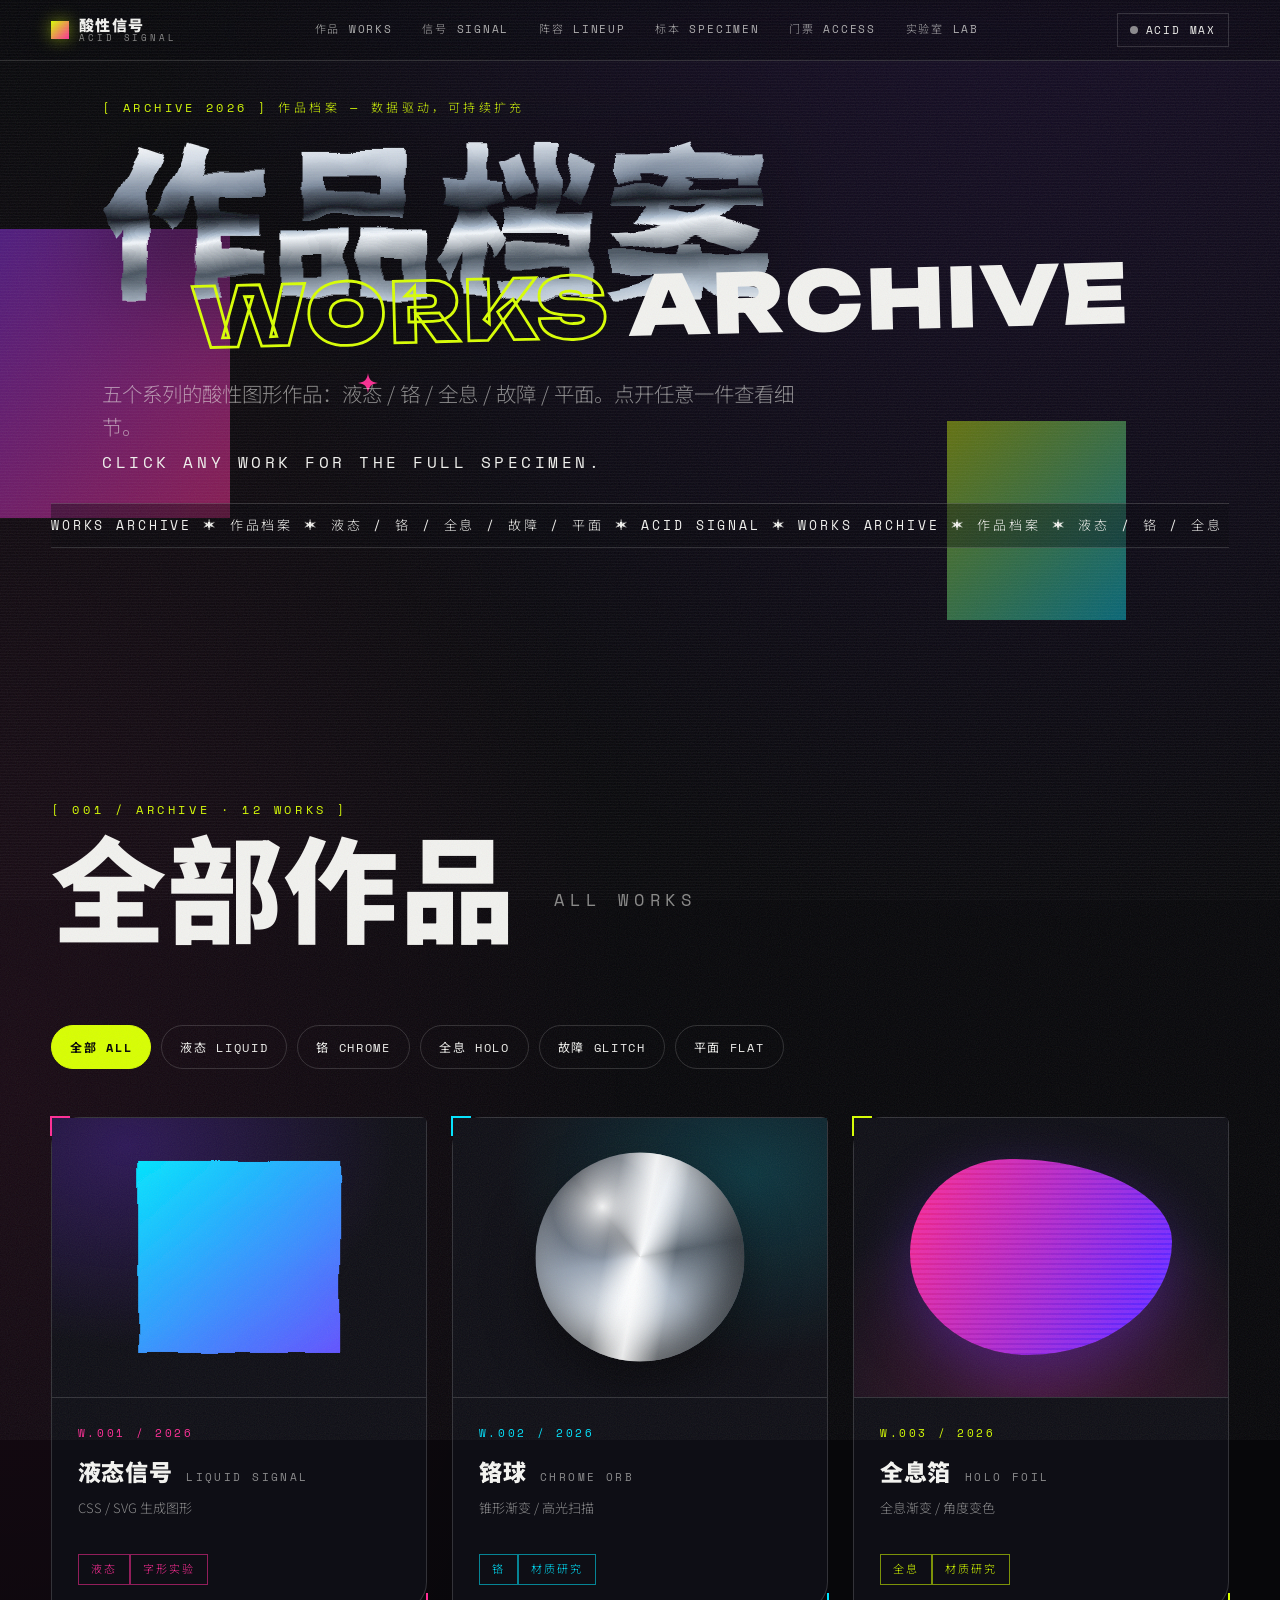
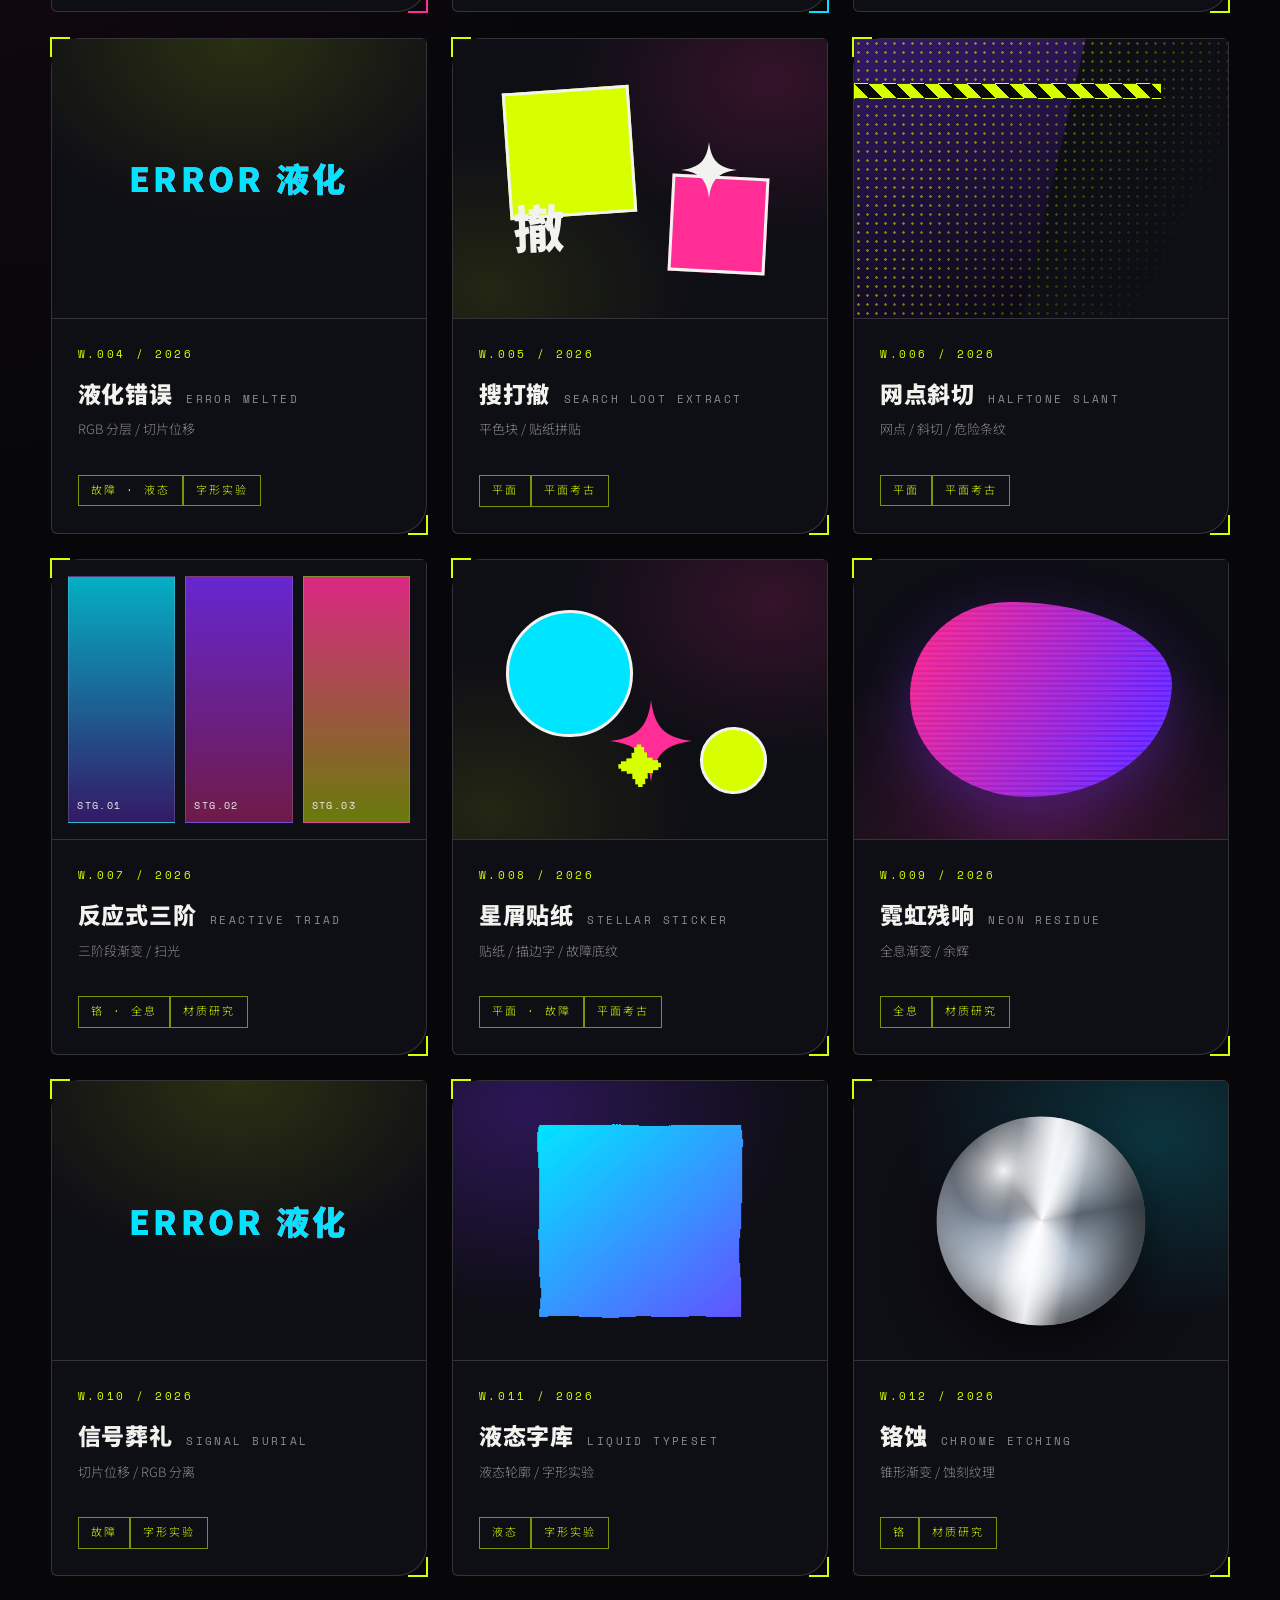
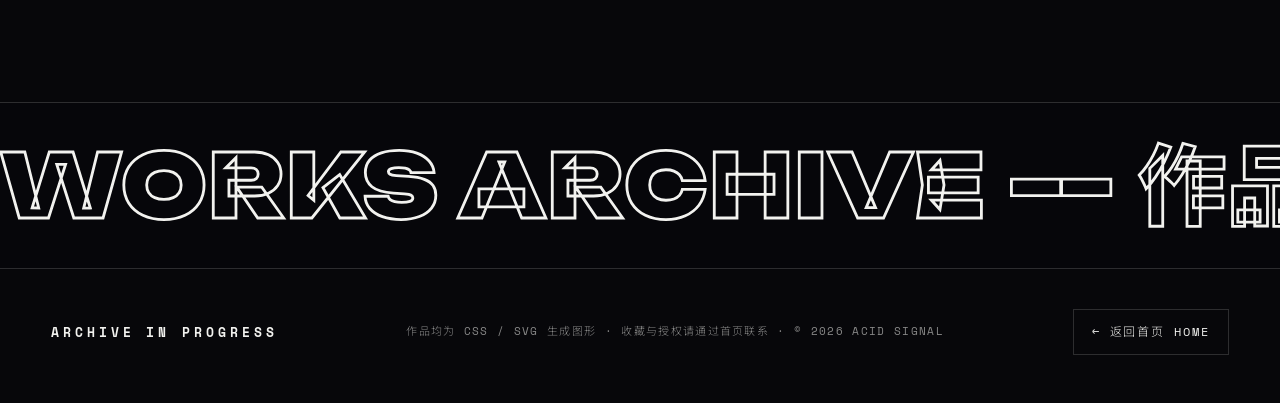
<file: works.html>
<!DOCTYPE html>
<html lang="zh-CN">
<head>
<meta charset="UTF-8">
<meta name="viewport" content="width=device-width, initial-scale=1">
<title>作品档案 WORKS ARCHIVE — 酸性信号</title>
<meta name="description" content="酸性信号作品档案 —— 液态 / 铬 / 全息 / 故障 / 平面五个系列的酸性图形作品。数据驱动，可持续扩充。">
<meta property="og:type" content="website">
<meta property="og:title" content="作品档案 WORKS ARCHIVE — 酸性信号">
<meta property="og:description" content="液态 / 铬 / 全息 / 故障 / 平面 —— 酸性图形作品档案，点击任意作品查看细节。">
<meta name="theme-color" content="#07070a">
<link rel="preconnect" href="https://fonts.googleapis.com">
<link rel="preconnect" href="https://fonts.gstatic.com" crossorigin>
<link href="https://fonts.googleapis.com/css2?family=Unbounded:wght@400;700;900&family=Space+Mono:ital,wght@0,400;0,700;1,400&family=Noto+Sans+SC:wght@300;500;900&display=swap" rel="stylesheet">
<link rel="stylesheet" href="style.css">
<link rel="stylesheet" href="lab.css">
<link rel="stylesheet" href="works.css">
<noscript><style>[data-reveal]{opacity:1 !important;transform:none !important}</style></noscript>
<link rel="icon" href="data:image/svg+xml,%3Csvg xmlns='http://www.w3.org/2000/svg' viewBox='0 0 100 100'%3E%3Ctext y='.9em' font-size='90'%3E%E2%9C%A6%3C/text%3E%3C/svg%3E">
</head>
<body class="works-page">

  <!-- 全局特效层（与全站一致） -->
  <div class="grain" aria-hidden="true"></div>
  <div class="scanlines" aria-hidden="true"></div>
  <div class="progress" aria-hidden="true"><i id="progressBar"></i></div>
  <div class="cursor-dot" aria-hidden="true"></div>
  <div class="cursor-blob" aria-hidden="true"></div>
  <div class="toast" id="toast" role="status" aria-live="polite"></div>

  <!-- SVG 滤镜与符号 -->
  <svg class="defs" aria-hidden="true" focusable="false">
    <defs>
      <filter id="fx-liquid" x="-15%" y="-15%" width="130%" height="130%">
        <feTurbulence id="turbA" type="fractalNoise" baseFrequency="0.012 0.026" numOctaves="2" seed="7" result="n"/>
        <feDisplacementMap id="dispA" in="SourceGraphic" in2="n" scale="14" xChannelSelector="R" yChannelSelector="G"/>
      </filter>
      <filter id="fx-soft" x="-20%" y="-20%" width="140%" height="140%">
        <feTurbulence id="turbB" type="fractalNoise" baseFrequency="0.009 0.018" numOctaves="2" seed="21" result="n"/>
        <feDisplacementMap id="dispB" in="SourceGraphic" in2="n" scale="8" xChannelSelector="R" yChannelSelector="G"/>
      </filter>
      <symbol id="sparkle" viewBox="0 0 24 24">
        <path d="M12 0c1 8 4 11 12 12-8 1-11 4-12 12-1-8-4-11-12-12C8 11 11 8 12 0Z"/>
      </symbol>
    </defs>
  </svg>

  <!-- 导航 -->
  <header class="nav">
    <a class="brand" href="index.html">
      <span class="brand-mark" aria-hidden="true"></span>
      <span class="brand-name">酸性信号<em>ACID SIGNAL</em></span>
    </a>
    <nav class="nav-links" aria-label="站点导航">
      <a href="works.html">作品 WORKS</a>
      <a href="index.html#signal">信号 SIGNAL</a>
      <a href="index.html#lineup">阵容 LINEUP</a>
      <a href="index.html#specimen">标本 SPECIMEN</a>
      <a href="index.html#access">门票 ACCESS</a>
      <a href="lab.html">实验室 LAB</a>
    </nav>
    <div class="nav-act">
      <button class="acid-toggle" id="acidToggle" type="button" aria-pressed="false">
        <span class="dot" aria-hidden="true"></span>ACID MAX
      </button>
    </div>
  </header>

  <main>
    <!-- HERO -->
    <section class="lab-hero works-hero" id="top">
      <div class="lab-deco" aria-hidden="true">
        <div class="blob blob-a"></div>
        <div class="blob blob-b"></div>
        <svg class="star star-1"><use href="#sparkle"/></svg>
        <svg class="star star-3"><use href="#sparkle"/></svg>
      </div>

      <div class="hero-body">
        <p class="hero-eyebrow" data-reveal>[ ARCHIVE 2026 ] 作品档案 — 数据驱动，可持续扩充</p>
        <h1 class="hero-title" data-reveal style="--d:1">
          <span class="t-cn chrome distort">作品档案</span>
          <span class="t-en"><span class="outline">WORKS</span> ARCHIVE</span>
        </h1>
        <p class="hero-sub" data-reveal style="--d:2">
          五个系列的酸性图形作品：液态 / 铬 / 全息 / 故障 / 平面。点开任意一件查看细节。<br>
          <span class="en" data-wave>CLICK ANY WORK FOR THE FULL SPECIMEN.</span>
        </p>
      </div>

      <div class="ticker">
        <div class="track">
          <span class="chunk">WORKS ARCHIVE ✶ 作品档案 ✶ 液态 / 铬 / 全息 / 故障 / 平面 ✶ ACID SIGNAL ✶&nbsp;</span>
          <span class="chunk">WORKS ARCHIVE ✶ 作品档案 ✶ 液态 / 铬 / 全息 / 故障 / 平面 ✶ ACID SIGNAL ✶&nbsp;</span>
        </div>
      </div>
    </section>

    <!-- WORKS GRID -->
    <section class="works-sec" id="archive">
      <header class="sec-head" data-reveal>
        <p class="sec-idx">[ 001 / ARCHIVE · <span data-works-count>08 WORKS</span> ]</p>
        <h2 class="sec-title"><span class="glitch" data-text="全部作品">全部作品</span> <em>ALL WORKS</em></h2>
      </header>
      <div class="filter-bar" data-work-filters data-reveal role="group" aria-label="作品分类筛选"></div>
      <div class="mat-grid" data-works-grid></div>
    </section>
  </main>

  <!-- 作品详情灯箱 -->
  <div class="lightbox" id="lightbox" role="dialog" aria-modal="true" aria-labelledby="lbTitle" hidden>
    <div class="lb-backdrop" data-close></div>
    <figure class="lb-card">
      <button class="lb-close" type="button" data-close aria-label="关闭详情">✕</button>
      <button class="lb-nav lb-prev" type="button" aria-label="上一件作品">←</button>
      <button class="lb-nav lb-next" type="button" aria-label="下一件作品">→</button>
      <div class="lb-art" aria-hidden="true"></div>
      <figcaption class="lb-meta">
        <span class="lb-no"></span>
        <h3 class="lb-title" id="lbTitle"></h3>
        <p class="lb-en"></p>
        <p class="lb-desc"></p>
        <ul class="lb-tags"></ul>
        <p class="lb-medium"></p>
      </figcaption>
    </figure>
  </div>

  <!-- FOOTER -->
  <footer class="footer">
    <div class="ticker ticker-xl">
      <div class="track">
        <span class="chunk outline">WORKS ARCHIVE — 作品档案 — 持续扩充中 —&nbsp;</span>
        <span class="chunk outline">WORKS ARCHIVE — 作品档案 — 持续扩充中 —&nbsp;</span>
      </div>
    </div>
    <div class="footer-meta">
      <p class="footer-credit" data-wave>ARCHIVE IN PROGRESS</p>
      <p class="fine">作品均为 CSS / SVG 生成图形 · 收藏与授权请通过首页联系 · © 2026 ACID SIGNAL</p>
      <a class="to-top" href="index.html">← 返回首页 HOME</a>
    </div>
  </footer>

  <script src="main.js"></script>
  <script src="works.js"></script>
</body>
</html>
</file>
<file: style.css>
/* ============================================================
   酸性信号 ACID SIGNAL — acid graphics stylesheet
   ============================================================ */

/* ---------- tokens ---------- */
:root {
  --bg: #07070a;
  --bg-2: #0e0e15;
  --ink: #f2f2ef;
  --acid: #d8ff00;
  --pink: #ff2d95;
  --cyan: #00e5ff;
  --violet: #7b2dff;
  --line: rgba(242, 242, 239, 0.16);
  --dim: rgba(242, 242, 239, 0.55);
  --pad: clamp(16px, 4vw, 52px);
  --disp: "Unbounded", "Noto Sans SC", "PingFang SC", "Microsoft YaHei", Arial, sans-serif;
  --mono: "Space Mono", "Cascadia Mono", Consolas, "Noto Sans SC", monospace;
  --cn: "Noto Sans SC", "PingFang SC", "Microsoft YaHei", "Hiragino Sans GB", sans-serif;
  --grain-op: 0.085;
  --marq-dur: 26s;
  --r-card: 30px 6px 30px 6px;
}

/* ============================================================
   共享组件层：作品 / 材质卡（全站复用，艺术集骨架的卡片系统）
   ============================================================ */
.work-card {
  display: block;
  text-decoration: none;
  color: inherit;
}
.work-card:hover { border-color: var(--acid); }

.mat-grid {
  display: grid;
  grid-template-columns: repeat(auto-fit, minmax(min(100%, 300px), 1fr));
  gap: clamp(16px, 2vw, 28px);
  max-width: 1440px;
  margin-inline: auto;
}
.mat-card {
  --glow: var(--acid);
  position: relative;
  border: 1px solid var(--line);
  border-radius: var(--r-card);
  background: var(--bg-2);
  transition: transform 0.2s ease-out, border-color 0.3s, box-shadow 0.3s;
  box-shadow: 0 0 0 transparent;
}
.mat-card:nth-child(1) { --glow: var(--pink); }
.mat-card:nth-child(2) { --glow: var(--cyan); }
.mat-card:nth-child(3) { --glow: var(--acid); }
.mat-card:hover {
  border-color: var(--glow);
  box-shadow: 0 0 36px color-mix(in srgb, var(--glow) 30%, transparent);
}
/* 角标框 */
.mat-card::before, .mat-card::after {
  content: "";
  position: absolute;
  width: 18px; height: 18px;
  border: 2px solid var(--glow);
  pointer-events: none;
}
.mat-card::before { top: -2px; left: -2px; border-right: 0; border-bottom: 0; }
.mat-card::after { bottom: -2px; right: -2px; border-left: 0; border-top: 0; }

.mat-art {
  position: relative;
  aspect-ratio: 4 / 3;
  overflow: hidden;
  border-bottom: 1px solid var(--line);
}
.mat-meta { padding: 20px clamp(18px, 2vw, 26px) 26px; }
.mat-idx {
  font-family: var(--mono);
  font-size: 11px;
  letter-spacing: 0.24em;
  color: var(--glow);
}
.mat-name {
  font-family: var(--cn);
  font-weight: 900;
  font-size: 23px;
  letter-spacing: 0.03em;
  margin: 10px 0 8px;
}
.mat-name em {
  font-family: var(--mono);
  font-style: normal; font-weight: 400;
  font-size: 11px;
  letter-spacing: 0.22em;
  color: var(--dim);
  margin-left: 8px;
}
.mat-cite { font-size: 13px; color: var(--dim); min-height: 3.2em; }
.mat-tag {
  display: inline-block;
  margin-top: 14px;
  font-family: var(--mono);
  font-size: 11px;
  letter-spacing: 0.18em;
  color: var(--glow);
  border: 1px solid color-mix(in srgb, var(--glow) 55%, transparent);
  padding: 6px 12px;
}

/* 材质词汇：全息箔 / 液态铬 / 反应式 */
.art-holo-foil {
  background: linear-gradient(115deg, #ff2d95, #7b2dff, #00e5ff, #d8ff00, #ff2d95);
  background-size: 320% 320%;
  animation: holo 6s linear infinite, angleshift 5s ease-in-out infinite;
}
@keyframes angleshift { 0%, 100% { filter: hue-rotate(0deg); } 50% { filter: hue-rotate(42deg); } }
.sheen {
  position: absolute; inset: -30%;
  background: linear-gradient(105deg, transparent 42%, rgba(255, 255, 255, 0.8) 50%, transparent 58%);
  mix-blend-mode: screen;
  animation: sheenpass 4.2s ease-in-out infinite;
}
@keyframes sheenpass {
  0%, 100% { transform: translateX(-42%) rotate(6deg); }
  50%      { transform: translateX(42%) rotate(6deg); }
}

.art-liquid-chrome { background: radial-gradient(120% 120% at 70% 20%, rgba(0, 229, 255, 0.16), transparent 55%), var(--bg-2); }
.art-liquid-chrome .chrome-orb {
  width: 58%;
  animation: blob 8s ease-in-out infinite;
}

.art-reactive { display: flex; gap: 10px; padding: 18px; }
.stage {
  position: relative;
  flex: 1;
  border: 1px solid var(--line);
  overflow: hidden;
}
.stage i {
  position: absolute; left: 8px; bottom: 8px;
  font-family: var(--mono);
  font-style: normal;
  font-size: 10px;
  letter-spacing: 0.14em;
  color: var(--ink);
}
.st-1 { background: linear-gradient(180deg, rgba(0, 229, 255, 0.75), rgba(123, 45, 255, 0.35)); animation: stagepulse 3s ease-in-out infinite; }
.st-2 { background: linear-gradient(180deg, rgba(123, 45, 255, 0.8), rgba(255, 45, 149, 0.4)); animation: stagepulse 3s ease-in-out 0.5s infinite; }
.st-3 { background: linear-gradient(180deg, rgba(255, 45, 149, 0.85), rgba(216, 255, 0, 0.45)); animation: stagepulse 3s ease-in-out 1s infinite; }
@keyframes stagepulse {
  0%, 100% { box-shadow: inset 0 0 0 transparent; }
  50%      { box-shadow: inset 0 0 26px rgba(255, 255, 255, 0.5); }
}
.shimmer {
  position: absolute; top: 0; bottom: 0; left: -30%;
  width: 24%;
  background: linear-gradient(100deg, transparent, rgba(255, 255, 255, 0.55), transparent);
  animation: shimmersweep 2.8s linear infinite;
}
@keyframes shimmersweep { to { transform: translateX(560%); } }

html.acid-max .art-holo-foil { animation-duration: 2.5s, 2.2s; }
html.acid-max .shimmer { animation-duration: 1.1s; }
html.acid-max .st-1, html.acid-max .st-2, html.acid-max .st-3 { animation-duration: 1.2s; }
html.acid-max {
  --grain-op: 0.17;
  --marq-dur: 11s;
}

/* ---------- base ---------- */
* { box-sizing: border-box; margin: 0; padding: 0; }

html {
  scroll-behavior: smooth;
  scroll-padding-top: 96px;
  background: var(--bg);
}

body {
  font-family: var(--cn);
  font-weight: 300;
  color: var(--ink);
  background:
    radial-gradient(120% 60% at 80% -10%, rgba(123, 45, 255, 0.14), transparent 60%),
    radial-gradient(90% 50% at 0% 30%, rgba(255, 45, 149, 0.07), transparent 55%),
    var(--bg);
  line-height: 1.6;
  overflow-x: hidden;
  -webkit-font-smoothing: antialiased;
}

::selection { background: var(--acid); color: #050505; }
:focus-visible { outline: 2px solid var(--acid); outline-offset: 3px; }

.defs { position: absolute; width: 0; height: 0; overflow: hidden; }

img, svg { display: block; }

/* ============================================================
   全局特效层 / overlays
   ============================================================ */
.grain {
  position: fixed; inset: -60%;
  width: 220%; height: 220%;
  z-index: 900;
  pointer-events: none;
  opacity: var(--grain-op);
  background-image: url("data:image/svg+xml,%3Csvg xmlns='http://www.w3.org/2000/svg' width='320' height='320'%3E%3Cfilter id='n'%3E%3CfeTurbulence type='fractalNoise' baseFrequency='0.9' numOctaves='2' stitchTiles='stitch'/%3E%3C/filter%3E%3Crect width='320' height='320' filter='url(%23n)'/%3E%3C/svg%3E");
  animation: grain 1.1s steps(5) infinite;
}
@keyframes grain {
  0%   { transform: translate(0, 0); }
  20%  { transform: translate(-2%, 3%); }
  40%  { transform: translate(3%, -2%); }
  60%  { transform: translate(-3%, -3%); }
  80%  { transform: translate(2%, 2%); }
  100% { transform: translate(0, 0); }
}

.scanlines {
  position: fixed; inset: 0;
  z-index: 901;
  pointer-events: none;
  background: repeating-linear-gradient(0deg, rgba(255, 255, 255, 0.028) 0 1px, transparent 1px 3px);
}

.progress {
  position: fixed; top: 0; left: 0; right: 0;
  height: 2px; z-index: 950;
  pointer-events: none;
}
.progress i {
  display: block; height: 100%;
  background: linear-gradient(90deg, var(--acid), var(--pink), var(--cyan));
  transform: scaleX(0);
  transform-origin: 0 50%;
}

/* custom cursor */
.cursor-dot, .cursor-blob {
  position: fixed; top: 0; left: 0;
  z-index: 990;
  pointer-events: none;
  border-radius: 50%;
  mix-blend-mode: difference;
  opacity: 0;
}
body.cursor-on .cursor-dot, body.cursor-on .cursor-blob { opacity: 1; }
.cursor-dot { width: 6px; height: 6px; margin: -3px 0 0 -3px; background: #fff; }
.cursor-blob {
  width: 38px; height: 38px; margin: -19px 0 0 -19px;
  border: 1px solid #fff;
  transition: width 0.25s, height 0.25s, margin 0.25s, background 0.25s;
}
.cursor-blob.grow {
  width: 76px; height: 76px; margin: -38px 0 0 -38px;
  background: rgba(255, 255, 255, 0.14);
}
@media (hover: hover) and (pointer: fine) {
  body.cursor-on, body.cursor-on a, body.cursor-on button { cursor: none; }
}

/* toast */
.toast {
  position: fixed; left: 50%; bottom: 32px;
  transform: translate(-50%, 20px);
  z-index: 960;
  background: var(--bg-2);
  border: 1px solid var(--acid);
  color: var(--ink);
  font-family: var(--mono);
  font-size: 12px;
  letter-spacing: 0.12em;
  padding: 14px 22px;
  opacity: 0;
  pointer-events: none;
  transition: 0.35s;
}
.toast.show { opacity: 1; transform: translate(-50%, 0); }

/* ============================================================
   boot screen
   ============================================================ */
.boot {
  position: fixed; inset: 0;
  z-index: 1000;
  background: var(--bg);
  display: flex; flex-direction: column;
  align-items: center; justify-content: center;
  gap: 28px;
  cursor: pointer;
  transition: transform 0.7s cubic-bezier(0.7, 0, 0.2, 1), opacity 0.5s 0.2s;
}
.boot.done { transform: translateY(-101%); opacity: 0.4; pointer-events: none; }
.boot-blob {
  width: 110px; height: 110px;
  background: linear-gradient(115deg, #ff2d95, #7b2dff, #00e5ff, #d8ff00, #ff2d95);
  background-size: 340% 340%;
  animation: blob 2.6s ease-in-out infinite, holo 3.4s linear infinite;
  box-shadow: 0 0 80px rgba(123, 45, 255, 0.5);
}
.boot-text {
  font-family: var(--mono);
  font-size: 12px;
  letter-spacing: 0.34em;
  color: var(--dim);
}
.boot-dots { animation: blink 0.9s steps(2) infinite; }
@keyframes blink { 50% { opacity: 0.15; } }

/* ============================================================
   shared elements
   ============================================================ */
.chrome {
  background: linear-gradient(178deg,
    #ffffff 0%, #d5dde7 12%, #79879a 28%, #0f141c 40%,
    #a9bacd 49%, #f4f8fc 53%, #48535f 68%, #b6c4d3 84%, #ffffff 100%);
  -webkit-background-clip: text;
  background-clip: text;
  color: transparent;
  -webkit-text-fill-color: transparent;
}
.outline {
  -webkit-text-stroke: clamp(1px, 0.22vw, 3px) var(--ink);
  color: transparent;
  -webkit-text-fill-color: transparent;
}
.hl { color: var(--acid); }

.distort { filter: url(#fx-liquid); }
.distort-soft { filter: url(#fx-soft); }

/* glitch */
.glitch { position: relative; display: inline-block; }
.glitch::before, .glitch::after {
  content: attr(data-text);
  position: absolute; left: 0; top: 0;
  width: 100%;
  pointer-events: none;
  opacity: 0;
}
.glitch::before { color: var(--pink); z-index: 2; }
.glitch::after { color: var(--cyan); z-index: 1; }

.act:hover .glitch::before { opacity: 0.9; animation: gA 0.45s steps(2) infinite; }
.act:hover .glitch::after { opacity: 0.9; animation: gB 0.45s steps(2) infinite; }
.sec-title .glitch::before { animation: gAmb 7s steps(2) infinite; opacity: 0; }
.sec-title .glitch::after { animation: gAmb2 7s steps(2) infinite; opacity: 0; }

@keyframes gA {
  0%   { transform: translate(-3px, 1px);  clip-path: inset(0 0 62% 0); }
  50%  { transform: translate(3px, -2px);  clip-path: inset(55% 0 8% 0); }
  100% { transform: translate(-2px, 2px);  clip-path: inset(24% 0 42% 0); }
}
@keyframes gB {
  0%   { transform: translate(3px, -1px);  clip-path: inset(48% 0 18% 0); }
  50%  { transform: translate(-3px, 2px);  clip-path: inset(4% 0 70% 0); }
  100% { transform: translate(2px, -2px);  clip-path: inset(66% 0 2% 0); }
}
@keyframes gAmb {
  0%, 90%  { transform: translate(0, 0); opacity: 0; }
  91%      { transform: translate(-4px, 1px); clip-path: inset(8% 0 58% 0); opacity: 0.85; }
  94%      { transform: translate(4px, -2px); clip-path: inset(58% 0 6% 0); opacity: 0.85; }
  97%      { transform: translate(-2px, 0);   clip-path: inset(30% 0 34% 0); opacity: 0.85; }
  100%     { transform: translate(0, 0); opacity: 0; }
}
@keyframes gAmb2 {
  0%, 90%  { transform: translate(0, 0); opacity: 0; }
  91%      { transform: translate(4px, -1px); clip-path: inset(40% 0 30% 0); opacity: 0.8; }
  94%      { transform: translate(-4px, 2px); clip-path: inset(2% 0 66% 0); opacity: 0.8; }
  97%      { transform: translate(2px, 0);    clip-path: inset(62% 0 4% 0); opacity: 0.8; }
  100%     { transform: translate(0, 0); opacity: 0; }
}

/* ticker / marquee */
.ticker {
  overflow: hidden;
  border-top: 1px solid var(--line);
  border-bottom: 1px solid var(--line);
  background: rgba(7, 7, 10, 0.4);
  position: relative;
  z-index: 2;
}
.ticker .track {
  display: flex;
  width: max-content;
  animation: marq var(--marq-dur) linear infinite;
  will-change: transform;
}
.ticker .chunk {
  font-family: var(--mono);
  font-size: 13px;
  letter-spacing: 0.22em;
  text-transform: uppercase;
  padding: 0.85em 0;
  white-space: nowrap;
}
.ticker-rev .track { animation-direction: reverse; }
.ticker-xl .chunk {
  font-family: var(--disp);
  font-weight: 900;
  font-size: clamp(34px, 7vw, 88px);
  letter-spacing: 0.01em;
  text-transform: none;
  padding: 0.14em 0;
}
.ticker-xl .chunk.outline { -webkit-text-stroke-color: var(--ink); }
@keyframes marq { to { transform: translateX(-50%); } }

/* buttons */
.btn {
  display: inline-flex; align-items: center; gap: 0.6em;
  font-family: var(--mono);
  font-size: 13px;
  font-weight: 700;
  letter-spacing: 0.14em;
  text-transform: uppercase;
  text-decoration: none;
  padding: 1em 1.7em;
  border: 1px solid var(--ink);
  background: transparent;
  color: var(--ink);
  cursor: pointer;
  transition: transform 0.3s cubic-bezier(0.2, 0.7, 0.2, 1), background 0.35s, color 0.35s, border-color 0.35s;
}
.btn-solid { background: var(--acid); border-color: var(--acid); color: #050505; }
.btn-solid:hover { background: var(--pink); border-color: var(--pink); color: #fff; }
.btn-ghost:hover { background: var(--ink); color: #050505; }
.btn-big {
  font-family: var(--disp);
  font-size: clamp(18px, 3vw, 34px);
  letter-spacing: 0.02em;
  text-transform: none;
  padding: 0.75em 1.4em;
  background: var(--acid);
  border-color: var(--acid);
  color: #050505;
}
.btn-big:hover { background: var(--pink); border-color: var(--pink); color: #fff; }
.magnetic {
  transform: translate(var(--mx, 0px), var(--my, 0px));
}

/* section headers */
.sec-head { margin-bottom: clamp(40px, 6vw, 80px); }
.sec-idx {
  font-family: var(--mono);
  font-size: 12px;
  letter-spacing: 0.3em;
  color: var(--acid);
  margin-bottom: 16px;
}
.sec-title {
  font-family: var(--disp);
  font-weight: 900;
  font-size: clamp(44px, 9vw, 120px);
  line-height: 0.98;
  letter-spacing: 0.01em;
}
.sec-title em {
  font-family: var(--mono);
  font-style: normal;
  font-weight: 400;
  font-size: 0.15em;
  letter-spacing: 0.34em;
  color: var(--dim);
  vertical-align: middle;
  margin-left: 0.6em;
}
.sec-en {
  font-family: var(--mono);
  font-size: 12px;
  letter-spacing: 0.22em;
  color: var(--dim);
  margin-top: 14px;
}

/* reveal */
[data-reveal] {
  opacity: 0;
  transform: translateY(34px) skewY(1.5deg);
  transition: opacity 0.9s cubic-bezier(0.2, 0.7, 0.2, 1), transform 0.9s cubic-bezier(0.2, 0.7, 0.2, 1);
  transition-delay: calc(var(--d, 0) * 90ms);
}
[data-reveal].in { opacity: 1; transform: none; }

/* wave letters */
.sr-only {
  position: absolute;
  width: 1px; height: 1px;
  padding: 0; margin: -1px;
  overflow: hidden;
  clip: rect(0 0 0 0);
  white-space: nowrap;
  border: 0;
}
.w { display: inline-block; white-space: nowrap; }
.wl { display: inline-block; animation: wave 2.6s ease-in-out infinite; animation-delay: calc(var(--i) * 0.07s); }
@keyframes wave { 0%, 100% { transform: translateY(0); } 50% { transform: translateY(-0.32em); } }

/* shared blobs keyframes */
@keyframes blob {
  0%, 100% { border-radius: 58% 42% 36% 64% / 52% 48% 52% 48%; }
  25%      { border-radius: 40% 60% 62% 38% / 42% 62% 38% 58%; }
  50%      { border-radius: 64% 36% 48% 52% / 62% 38% 62% 38%; }
  75%      { border-radius: 36% 64% 40% 60% / 48% 56% 44% 52%; }
}
@keyframes float { 0%, 100% { transform: translateY(0); } 50% { transform: translateY(-16px); } }
@keyframes holo { 0% { background-position: 0% 50%; } 100% { background-position: 340% 50%; } }
@keyframes spin { to { transform: rotate(360deg); } }
@keyframes twinkle {
  0%, 100% { transform: scale(1) rotate(0deg); opacity: 0.85; }
  50%      { transform: scale(0.55) rotate(45deg); opacity: 0.3; }
}

/* ============================================================
   nav
   ============================================================ */
.nav {
  position: fixed; top: 0; left: 0; right: 0;
  z-index: 800;
  display: flex; align-items: center; justify-content: space-between;
  gap: 16px;
  padding: 13px var(--pad);
  background: rgba(7, 7, 10, 0.55);
  backdrop-filter: blur(14px) saturate(1.2);
  -webkit-backdrop-filter: blur(14px) saturate(1.2);
  border-bottom: 1px solid var(--line);
}
.brand { display: flex; align-items: center; gap: 10px; text-decoration: none; color: var(--ink); }
.brand-mark {
  width: 18px; height: 18px;
  background: linear-gradient(135deg, var(--acid), var(--pink));
  animation: blob 4s ease-in-out infinite;
  box-shadow: 0 0 16px rgba(216, 255, 0, 0.5);
}
.brand-name {
  display: flex; flex-direction: column;
  font-family: var(--cn); font-weight: 900;
  font-size: 15px; letter-spacing: 0.08em; line-height: 1.1;
}
.brand-name em {
  font-family: var(--mono); font-style: normal; font-weight: 400;
  font-size: 9px; letter-spacing: 0.32em; color: var(--dim);
}
.nav-links {
  display: flex; gap: clamp(10px, 2vw, 28px);
  overflow-x: auto; scrollbar-width: none;
}
.nav-links::-webkit-scrollbar { display: none; }
.nav-links a {
  font-family: var(--mono); font-size: 11px; letter-spacing: 0.16em;
  color: var(--ink); text-decoration: none; white-space: nowrap;
  opacity: 0.7; padding: 6px 2px;
  transition: 0.25s;
}
.nav-links a:hover { opacity: 1; color: var(--acid); }
.acid-toggle {
  display: inline-flex; align-items: center; gap: 8px;
  font-family: var(--mono); font-size: 11px; letter-spacing: 0.16em;
  color: var(--ink); background: transparent;
  border: 1px solid var(--line);
  padding: 8px 12px;
  cursor: pointer;
  white-space: nowrap;
  transition: 0.3s;
}
.acid-toggle .dot {
  width: 8px; height: 8px; border-radius: 50%;
  background: var(--dim);
  transition: 0.3s;
}
.acid-toggle:hover { border-color: var(--ink); }
.acid-toggle.on { border-color: var(--acid); color: var(--acid); }
.acid-toggle.on .dot { background: var(--acid); box-shadow: 0 0 10px var(--acid); }

/* ============================================================
   hero
   ============================================================ */
.hero {
  position: relative;
  min-height: 100vh;
  min-height: 100svh;
  display: grid;
  grid-template-columns: minmax(0, 1fr);
  grid-template-rows: auto 1fr auto;
  padding-top: 62px;
  overflow: hidden;
}
.hero-deco { position: absolute; inset: 0; z-index: 0; pointer-events: none; }

.hero-grid {
  position: absolute; left: -25%; right: -25%; bottom: 0;
  height: 42vh;
  background-image:
    repeating-linear-gradient(90deg, rgba(242, 242, 239, 0.14) 0 1px, transparent 1px 70px),
    repeating-linear-gradient(0deg, rgba(242, 242, 239, 0.14) 0 1px, transparent 1px 54px);
  transform: perspective(600px) rotateX(62deg) scale(1.5);
  transform-origin: 50% 100%;
  -webkit-mask-image: linear-gradient(to top, #000 5%, transparent 85%);
  mask-image: linear-gradient(to top, #000 5%, transparent 85%);
  animation: gridmove 3.5s linear infinite;
  opacity: 0.55;
}
@keyframes gridmove { to { background-position: 70px 54px, 70px 54px; } }

.orb {
  position: absolute; top: 14%; right: 5%;
  width: clamp(160px, 24vw, 400px);
  aspect-ratio: 1;
  border-radius: 50%;
  overflow: hidden;
  background:
    radial-gradient(circle at 32% 26%, rgba(255, 255, 255, 0.95), rgba(255, 255, 255, 0) 26%),
    radial-gradient(circle at 70% 78%, rgba(0, 229, 255, 0.35), transparent 45%),
    conic-gradient(from 210deg, #f2f6fa, #97a3b3, #2a323f, #dfe7f0, #59646f, #b3bfcd, #8f9caa, #f2f6fa);
  box-shadow:
    inset -26px -34px 70px rgba(0, 0, 0, 0.6),
    inset 18px 22px 50px rgba(255, 255, 255, 0.22),
    0 40px 90px rgba(0, 0, 0, 0.55);
  animation: float 9s ease-in-out infinite;
}
.orb::after {
  content: "";
  position: absolute; inset: 0;
  border-radius: 50%;
  background: linear-gradient(115deg, transparent 40%, rgba(255, 255, 255, 0.75) 50%, transparent 60%);
  background-size: 250% 250%;
  mix-blend-mode: screen;
  animation: shine 5.5s ease-in-out infinite;
}
@keyframes shine { 0%, 100% { background-position: 130% 0; } 50% { background-position: -30% 0; } }

.blob { position: absolute; animation: blob 8s ease-in-out infinite, float 11s ease-in-out infinite; }
.blob-a {
  width: clamp(180px, 26vw, 380px);
  aspect-ratio: 1.15;
  left: -8%; top: 34%;
  background: linear-gradient(135deg, var(--violet), var(--pink));
  opacity: 0.5;
}
.blob-b {
  width: clamp(120px, 14vw, 220px);
  aspect-ratio: 0.9;
  right: 12%; bottom: 8%;
  background: linear-gradient(135deg, var(--acid), var(--cyan));
  opacity: 0.42;
}

.star { position: absolute; fill: var(--ink); animation: twinkle 3.2s ease-in-out infinite; }
.star-1 { width: 26px; top: 20%; left: 12%; fill: var(--acid); }
.star-2 { width: 16px; top: 32%; right: 24%; animation-delay: 1s; }
.star-3 { width: 20px; bottom: 32%; left: 28%; fill: var(--pink); animation-delay: 2s; }

.sticker {
  position: absolute;
  width: clamp(110px, 13vw, 170px);
  height: auto;
  right: clamp(8px, 5vw, 80px);
  bottom: clamp(130px, 24vh, 250px);
  animation: spin 18s linear infinite;
}
.sticker-text {
  font-family: var(--mono);
  font-size: 13.5px;
  letter-spacing: 2.4px;
  fill: var(--acid);
}
.sticker-ring { fill: none; stroke: var(--line); stroke-width: 1; }
.sticker-core { font-family: var(--cn); font-size: 32px; font-weight: 900; fill: var(--ink); }

.hero-body {
  position: relative; z-index: 1;
  padding: clamp(28px, 6vh, 72px) var(--pad);
  display: flex; flex-direction: column; justify-content: center;
}
.hero-eyebrow {
  font-family: var(--mono); font-size: 12px;
  letter-spacing: 0.28em; color: var(--acid);
  margin-bottom: clamp(18px, 3vh, 34px);
}
.hero-title { line-height: 0.9; }
.t-cn {
  display: block;
  font-family: var(--cn);
  font-weight: 900;
  font-size: clamp(76px, 17vw, 230px);
  letter-spacing: 0.01em;
  transform: scaleY(1.06);
  filter: url(#fx-liquid) drop-shadow(0 12px 44px rgba(0, 0, 0, 0.6));
  animation: melt 7s ease-in-out infinite;
}
@keyframes melt {
  0%, 100% { transform: translateY(0) skewX(0deg) scaleY(1.06); }
  50%      { transform: translateY(-7px) skewX(-1.4deg) scaleY(1.09); }
}
.t-en {
  display: block;
  font-family: var(--disp);
  font-weight: 900;
  font-size: clamp(26px, 6.4vw, 90px);
  letter-spacing: 0.03em;
  margin-top: -0.32em;
  margin-left: clamp(0px, 7vw, 130px);
  transform: rotate(-1.5deg);
  color: var(--ink);
}
.t-en .outline { -webkit-text-stroke-color: var(--acid); }

.hero-sub {
  margin-top: clamp(22px, 4vh, 40px);
  font-size: clamp(16px, 1.6vw, 21px);
  font-weight: 300;
  color: var(--dim);
  max-width: min(34em, 100%);
}
.hero-sub .en {
  font-family: var(--mono);
  font-size: 0.78em;
  letter-spacing: 0.22em;
  color: var(--ink);
}

.hero-chips {
  display: flex; flex-wrap: wrap; gap: 10px;
  list-style: none;
  margin-top: clamp(20px, 3.5vh, 34px);
}
.hero-chips li {
  font-family: var(--mono); font-size: 12px;
  letter-spacing: 0.14em;
  color: var(--dim);
  border: 1px solid var(--line);
  border-radius: 999px;
  padding: 8px 15px;
  background: rgba(255, 255, 255, 0.03);
}

.hero-cta { display: flex; flex-wrap: wrap; gap: 14px; margin-top: clamp(24px, 4vh, 42px); }

.hero-bottom { position: relative; z-index: 1; }
.scroll-hint {
  display: block;
  font-family: var(--mono); font-size: 11px;
  letter-spacing: 0.26em; color: var(--dim);
  padding: 0 var(--pad) 14px;
}

/* ============================================================
   sections shared layout
   ============================================================ */
main section {
  position: relative;
  padding: clamp(96px, 14vh, 180px) var(--pad);
}
.sec-head, .manifesto-lead, .principles, .acts, .lineup-note,
.spec-grid, .tiers, .access-cta, .access-note {
  max-width: 1440px;
  margin-inline: auto;
}

/* ---------- manifesto ---------- */
.manifesto {
  background: linear-gradient(180deg, transparent, rgba(123, 45, 255, 0.06) 40%, transparent);
}
.manifesto-lead {
  font-family: var(--cn);
  font-weight: 500;
  font-size: clamp(24px, 4.2vw, 54px);
  line-height: 1.35;
  max-width: 21em;
}
.principles {
  list-style: none;
  display: grid;
  grid-template-columns: repeat(auto-fit, minmax(220px, 1fr));
  gap: clamp(24px, 3vw, 44px);
  margin-top: clamp(48px, 7vw, 96px);
}
.principles li {
  border-top: 1px solid var(--line);
  padding-top: 22px;
}
.pr-idx {
  display: block;
  font-family: var(--disp);
  font-weight: 900;
  font-size: clamp(44px, 5vw, 68px);
  line-height: 1;
  -webkit-text-stroke: 1.5px var(--ink);
  color: transparent;
  -webkit-text-fill-color: transparent;
  margin-bottom: 16px;
}
.pr-name {
  font-family: var(--cn);
  font-weight: 900;
  font-size: 22px;
  letter-spacing: 0.04em;
  margin-bottom: 10px;
}
.pr-name em {
  font-family: var(--mono); font-style: normal; font-weight: 400;
  font-size: 11px; letter-spacing: 0.24em; color: var(--acid);
  margin-left: 8px;
}
.pr-copy { font-size: 14px; color: var(--dim); }

/* ---------- lineup ---------- */
.lineup {
  background: linear-gradient(180deg, transparent, rgba(255, 45, 149, 0.05) 45%, transparent);
}
.acts { border-bottom: 1px solid var(--line); }
.act {
  display: grid;
  grid-template-columns: 110px 1fr auto;
  align-items: baseline;
  gap: 24px;
  padding: clamp(18px, 2.4vw, 30px) 10px;
  border-top: 1px solid var(--line);
  text-decoration: none;
  color: var(--ink);
  transition: background 0.3s, color 0.3s, transform 0.3s;
}
.act-time {
  font-family: var(--mono); font-size: 14px;
  letter-spacing: 0.12em; color: var(--dim);
  transition: color 0.3s;
}
.act-name {
  font-family: var(--disp);
  font-weight: 900;
  font-size: clamp(28px, 5.2vw, 70px);
  line-height: 1;
  letter-spacing: 0.01em;
}
.act-meta {
  font-family: var(--mono); font-size: 12px;
  letter-spacing: 0.18em; color: var(--dim);
  transition: color 0.3s;
}
.act:hover {
  background: var(--acid);
  color: #050505;
  transform: translateX(10px);
}
.act:hover .act-time, .act:hover .act-meta { color: rgba(5, 5, 5, 0.65); }
.lineup-note {
  font-family: var(--mono); font-size: 11px;
  letter-spacing: 0.14em; color: var(--dim);
  margin-top: 22px;
}

/* ---------- specimens ---------- */
.spec-grid {
  display: grid;
  grid-template-columns: repeat(auto-fit, minmax(min(100%, 300px), 1fr));
  gap: clamp(16px, 2vw, 28px);
}
.spec {
  position: relative;
  border: 1px solid var(--line);
  border-radius: var(--r-card);
  background: var(--bg-2);
  overflow: hidden;
  transition: transform 0.2s ease-out, border-color 0.3s;
}
.spec:hover { border-color: rgba(242, 242, 239, 0.4); }
.spec::after {
  content: "";
  position: absolute; inset: 0;
  border-radius: inherit;
  background: radial-gradient(260px circle at var(--mx, 50%) var(--my, 50%), rgba(255, 255, 255, 0.14), transparent 60%);
  opacity: 0;
  transition: opacity 0.3s;
  pointer-events: none;
}
.spec:hover::after { opacity: 1; }

.spec-art {
  position: relative;
  aspect-ratio: 4 / 3;
  overflow: hidden;
  border-bottom: 1px solid var(--line);
}
.art-liquid { background: radial-gradient(120% 120% at 20% 10%, rgba(123, 45, 255, 0.28), transparent 60%), var(--bg-2); }
.art-chrome { background: radial-gradient(120% 120% at 80% 20%, rgba(0, 229, 255, 0.2), transparent 55%), var(--bg-2); }
.art-holo   { background: radial-gradient(120% 120% at 50% 100%, rgba(255, 45, 149, 0.22), transparent 60%), var(--bg-2); }
.art-glitch { background: radial-gradient(120% 120% at 50% 0%, rgba(216, 255, 0, 0.15), transparent 55%), var(--bg-2); }

.liquid-blob {
  position: absolute; left: 50%; top: 50%;
  width: 56%; aspect-ratio: 1.05;
  transform: translate(-50%, -50%);
  background: linear-gradient(140deg, var(--cyan), var(--violet), var(--pink));
  background-size: 250% 250%;
  animation: blob 7s ease-in-out infinite, holo 9s linear infinite;
  filter: url(#fx-soft);
}
.chrome-orb {
  position: absolute; left: 50%; top: 50%;
  width: 52%; aspect-ratio: 1;
  transform: translate(-50%, -50%);
  border-radius: 50%;
  overflow: hidden;
  background:
    radial-gradient(circle at 32% 26%, rgba(255, 255, 255, 0.95), rgba(255, 255, 255, 0) 24%),
    conic-gradient(from 200deg, #f2f6fa, #97a3b3, #232a35, #dfe7f0, #59646f, #b3bfcd, #f2f6fa);
  box-shadow: inset -14px -18px 40px rgba(0, 0, 0, 0.6), inset 10px 12px 26px rgba(255, 255, 255, 0.2), 0 24px 50px rgba(0, 0, 0, 0.5);
}
.chrome-orb .shine {
  position: absolute; inset: -40%;
  background: linear-gradient(100deg, transparent 42%, rgba(255, 255, 255, 0.85) 50%, transparent 58%);
  mix-blend-mode: screen;
  animation: shine2 4.5s ease-in-out infinite;
}
@keyframes shine2 {
  0%, 100% { transform: translateX(-45%) rotate(8deg); }
  50%      { transform: translateX(45%) rotate(8deg); }
}
.holo-panel {
  position: absolute; inset: 16%;
  border-radius: 38% 62% 55% 45% / 48% 42% 58% 52%;
  background: linear-gradient(115deg, #ff2d95, #7b2dff, #00e5ff, #d8ff00, #ff2d95);
  background-size: 340% 340%;
  animation: holo 7s linear infinite, blob 9s ease-in-out infinite;
  box-shadow: 0 20px 60px rgba(123, 45, 255, 0.35);
}
.holo-panel::after {
  content: "";
  position: absolute; inset: 0;
  border-radius: inherit;
  background: repeating-linear-gradient(0deg, rgba(0, 0, 0, 0.22) 0 2px, transparent 2px 5px);
  mix-blend-mode: overlay;
}
.art-glitch::before {
  content: "";
  position: absolute; left: 0; right: 0; top: 34%;
  height: 12%;
  background: rgba(242, 242, 239, 0.9);
  mix-blend-mode: overlay;
  animation: slice 2.4s steps(4) infinite;
}
@keyframes slice {
  0%, 100% { transform: translateX(-7%); }
  33%      { transform: translateX(9%); }
  66%      { transform: translateX(-3%); }
}
.glitch-stack {
  position: absolute; left: 50%; top: 50%;
  transform: translate(-50%, -50%);
  font-family: var(--cn); font-weight: 900;
  font-size: clamp(22px, 2.6vw, 34px);
  letter-spacing: 0.1em;
  white-space: nowrap;
}
.gs { display: block; }
.gs-r, .gs-c { position: absolute; left: 0; top: 0; }
.gs-r { color: var(--pink); animation: gsR 2.2s steps(3) infinite; }
.gs-c { color: var(--cyan); animation: gsC 2.2s steps(3) infinite; }
@keyframes gsR {
  0%, 100% { transform: translate(-3px, 1px); }
  33%      { transform: translate(3px, -2px); }
  66%      { transform: translate(-2px, -1px); }
}
@keyframes gsC {
  0%, 100% { transform: translate(3px, -1px); }
  33%      { transform: translate(-3px, 2px); }
  66%      { transform: translate(2px, 1px); }
}

.spec-meta { padding: 22px clamp(18px, 2vw, 28px) 28px; }
.spec-idx {
  font-family: var(--mono); font-size: 11px;
  letter-spacing: 0.24em; color: var(--acid);
}
.spec-name {
  font-family: var(--cn); font-weight: 900;
  font-size: 24px; letter-spacing: 0.03em;
  margin: 10px 0 8px;
}
.spec-name em {
  font-family: var(--mono); font-style: normal; font-weight: 400;
  font-size: 11px; letter-spacing: 0.24em; color: var(--dim);
  margin-left: 8px;
}
.spec-copy { font-size: 14px; color: var(--dim); }

/* ---------- access ---------- */
.access {
  background: linear-gradient(180deg, transparent, rgba(216, 255, 0, 0.05) 45%, transparent);
}
.tiers {
  display: grid;
  grid-template-columns: repeat(auto-fit, minmax(min(100%, 260px), 1fr));
  gap: clamp(16px, 2vw, 28px);
}
.tier {
  position: relative;
  display: flex; flex-direction: column;
  gap: 18px;
  border: 1px solid var(--line);
  border-radius: var(--r-card);
  padding: clamp(24px, 3vw, 36px);
  background: rgba(14, 14, 21, 0.6);
  transition: transform 0.3s, border-color 0.3s;
}
.tier:hover { transform: translateY(-6px); border-color: var(--acid); }
.tier-hot {
  border-color: var(--acid);
  background: linear-gradient(180deg, rgba(216, 255, 0, 0.08), rgba(14, 14, 21, 0.6) 55%);
}
.tier-flag {
  position: absolute; top: -11px; right: 16px;
  background: var(--pink); color: #fff;
  font-family: var(--mono); font-size: 11px; font-weight: 700;
  letter-spacing: 0.2em;
  padding: 4px 10px;
  transform: rotate(3deg);
}
.tier-name {
  font-family: var(--cn); font-weight: 900;
  font-size: 20px; letter-spacing: 0.04em;
}
.tier-name em {
  display: block;
  font-family: var(--mono); font-style: normal; font-weight: 400;
  font-size: 11px; letter-spacing: 0.24em; color: var(--dim);
  margin-top: 6px;
}
.tier-price {
  font-family: var(--disp); font-weight: 900;
  font-size: clamp(44px, 6vw, 68px);
  line-height: 1;
}
.tier-price .cur { font-size: 0.42em; vertical-align: top; margin-right: 4px; color: var(--dim); }
.tier-list { list-style: none; }
.tier-list li {
  font-family: var(--mono); font-size: 12px;
  letter-spacing: 0.1em; color: var(--dim);
  border-top: 1px dashed var(--line);
  padding: 10px 0;
}
.tier .btn { margin-top: auto; justify-content: center; }

.access-cta { text-align: center; margin-top: clamp(48px, 7vw, 88px); }
.access-note {
  font-family: var(--mono); font-size: 11px;
  letter-spacing: 0.12em; color: var(--dim);
  text-align: center;
  margin-top: 28px;
}

/* ============================================================
   footer
   ============================================================ */
.footer { border-top: 1px solid var(--line); }
.footer .ticker { border-top: none; }
.footer-meta {
  display: flex; flex-wrap: wrap; align-items: center; justify-content: space-between;
  gap: 18px;
  padding: 40px var(--pad) 48px;
  max-width: 1440px;
  margin-inline: auto;
}
.footer-credit {
  font-family: var(--mono); font-weight: 700;
  font-size: 13px; letter-spacing: 0.3em;
}
.fine {
  font-family: var(--mono); font-size: 11px;
  letter-spacing: 0.12em; color: var(--dim);
}
.to-top {
  font-family: var(--mono); font-size: 12px;
  letter-spacing: 0.16em;
  color: var(--ink); text-decoration: none;
  border: 1px solid var(--line);
  padding: 12px 18px;
  transition: 0.3s;
}
.to-top:hover { background: var(--ink); color: var(--bg); }

/* ============================================================
   acid max 模式增强
   ============================================================ */
html.acid-max .blob { animation-duration: 4s, 6s; }
html.acid-max .holo-panel { animation-duration: 3s, 5s; }
html.acid-max .boot-blob { animation-duration: 1.4s, 1.8s; }
html.acid-max .orb { box-shadow: inset -26px -34px 70px rgba(0, 0, 0, 0.6), inset 18px 22px 50px rgba(255, 255, 255, 0.22), 0 0 130px rgba(0, 229, 255, 0.35); }
html.acid-max .gs-r, html.acid-max .gs-c { animation-duration: 1s; }
html.acid-max .glitch-stack { animation: shake 0.18s steps(2) infinite; }
@keyframes shake {
  0%, 100% { transform: translate(-50%, -50%); }
  50%      { transform: translate(calc(-50% + 2px), calc(-50% - 1px)); }
}

/* ---------- 导航右侧动作区（全站共享） ---------- */
.nav-act { display: flex; align-items: center; gap: 12px; }
.lab-back {
  display: inline-flex;
  align-items: center;
  min-height: 44px;
  font-family: var(--mono);
  font-size: 11px;
  letter-spacing: 0.16em;
  color: var(--ink);
  text-decoration: none;
  opacity: 0.75;
  white-space: nowrap;
  transition: 0.25s;
}
.lab-back:hover { opacity: 1; color: var(--acid); }

/* ---------- 404 ---------- */
.error-main {
  position: relative;
  min-height: 100vh;
  min-height: 100svh;
  display: flex;
  flex-direction: column;
  align-items: center;
  justify-content: center;
  gap: 16px;
  text-align: center;
  padding: 90px var(--pad) 0;
  overflow: hidden;
}
.err-code {
  font-family: var(--disp);
  font-weight: 900;
  font-size: clamp(96px, 24vw, 280px);
  line-height: 0.9;
  filter: url(#fx-liquid) drop-shadow(0 12px 44px rgba(0, 0, 0, 0.6));
}
.err-title {
  font-family: var(--cn);
  font-weight: 900;
  font-size: clamp(22px, 3.4vw, 34px);
  letter-spacing: 0.04em;
}
.err-sub {
  font-family: var(--mono);
  font-size: 12px;
  letter-spacing: 0.22em;
  color: var(--dim);
}
.error-main .ticker {
  width: 100%;
  margin-top: clamp(36px, 6vh, 72px);
  margin-inline: calc(-1 * var(--pad));
  width: calc(100% + 2 * var(--pad));
}

/* ============================================================
   responsive & motion preferences
   ============================================================ */
@media (max-width: 720px) {
  html { scroll-padding-top: 124px; }
  .nav { flex-wrap: wrap; row-gap: 4px; }
  .nav-links { order: 3; width: 100%; padding-bottom: 2px; }
  .nav-links a { font-size: 10px; letter-spacing: 0.1em; padding: 13px 8px; }
  .acid-toggle { padding: 11px 14px; }
  .brand { padding-block: 7px; }
  .sticker { display: none; }
  .act { grid-template-columns: 64px 1fr; gap: 14px; }
  .act-meta { grid-column: 2; }
  .act:hover { transform: translateX(4px); }
  .t-en { margin-left: 0; }
  .footer-meta { flex-direction: column; align-items: flex-start; }
}

@media (prefers-reduced-motion: reduce) {
  *, *::before, *::after {
    animation: none !important;
    transition: none !important;
  }
  html { scroll-behavior: auto; }
  [data-reveal] { opacity: 1 !important; transform: none !important; }
  .distort, .distort-soft, .t-cn, .liquid-blob { filter: none !important; }
}
</file>
<file: works.css>
/* ============================================================
   作品系统 —— 作品墙 / 筛选 / 详情灯箱
   复用 style.css 与 lab.css 的材质词汇（.liquid-blob / .chrome-orb /
   .holo-panel / .glitch-stack / .stage / .sheen）
   ============================================================ */

/* ---------- 作品页 hero（压缩版） ---------- */
.lab-hero.works-hero {
  min-height: 54vh;
  gap: clamp(18px, 3vh, 36px);
}

/* ---------- 筛选条 ---------- */
.filter-bar {
  display: flex;
  flex-wrap: wrap;
  gap: 10px;
  max-width: 1440px;
  margin-inline: auto;
  margin-bottom: clamp(28px, 4vw, 48px);
}
.filter-chip {
  font-family: var(--mono);
  font-size: 12px;
  letter-spacing: 0.14em;
  color: var(--ink);
  background: transparent;
  border: 1px solid var(--line);
  border-radius: 999px;
  padding: 12px 18px;
  min-height: 44px;
  cursor: pointer;
  transition: 0.3s;
}
.filter-chip:hover { border-color: var(--acid); color: var(--acid); }
.filter-chip.on {
  background: var(--acid);
  border-color: var(--acid);
  color: #050505;
  font-weight: 700;
}

/* ---------- 作品卡 ---------- */
.works-count {
  font-family: var(--mono);
  font-size: 12px;
  letter-spacing: 0.24em;
  color: var(--acid);
}

/* ---------- 作品图形语言 ---------- */
.wa { position: absolute; inset: 0; overflow: hidden; }
.wa-liquid { background: radial-gradient(120% 120% at 20% 10%, rgba(123, 45, 255, 0.28), transparent 60%), var(--bg-2); }
.wa-liquid .liquid-blob { width: 54%; }
.wa-chrome { background: radial-gradient(120% 120% at 80% 20%, rgba(0, 229, 255, 0.18), transparent 55%), var(--bg-2); }
.wa-chrome .chrome-orb { width: 56%; }
.wa-holo { background: radial-gradient(120% 120% at 50% 100%, rgba(255, 45, 149, 0.2), transparent 60%), var(--bg-2); }
.wa-holo .holo-panel { inset: 15%; }
.wa-glitch { background: radial-gradient(120% 120% at 50% 0%, rgba(216, 255, 0, 0.14), transparent 55%), var(--bg-2); }
.wa-reactive { display: flex; gap: 10px; padding: 16px; background: var(--bg-2); }
.wa-reactive .stage { flex: 1; position: relative; border: 1px solid var(--line); overflow: hidden; }
.wa-reactive .stage i {
  position: absolute; left: 8px; bottom: 8px;
  font-family: var(--mono); font-style: normal;
  font-size: 10px; letter-spacing: 0.14em; color: var(--ink);
}
.wa-reactive .shimmer {
  position: absolute; top: 0; bottom: 0; left: -30%;
  width: 24%;
  background: linear-gradient(100deg, transparent, rgba(255, 255, 255, 0.55), transparent);
  animation: shimmersweep 2.8s linear infinite;
}

.wa-flat, .wa-sticker {
  background:
    radial-gradient(100% 100% at 85% 15%, rgba(255, 45, 149, 0.16), transparent 55%),
    radial-gradient(100% 100% at 10% 90%, rgba(216, 255, 0, 0.1), transparent 55%),
    var(--bg-2);
}
.wf-shape { position: absolute; display: block; border: 3px solid var(--ink); }
.wa-flat .s1, .wa-sticker .s1 {
  width: 34%; aspect-ratio: 1;
  left: 14%; top: 18%;
  background: var(--acid);
  transform: rotate(-4deg);
}
.wa-flat .s2, .wa-sticker .s2 {
  width: 26%; aspect-ratio: 1;
  right: 16%; bottom: 16%;
  background: var(--pink);
  transform: rotate(3deg);
}
.wa-sticker .s1 { border-radius: 50%; background: var(--cyan); }
.wa-sticker .s2 { border-radius: 50%; width: 18%; background: var(--acid); }
.wf-star {
  position: absolute;
  width: 15%;
  right: 24%; top: 20%;
  fill: var(--ink);
}
.wf-star.big { width: 22%; left: 42%; right: auto; top: 38%; fill: var(--pink); }
.wf-glyph {
  position: absolute;
  left: 16%; bottom: 18%;
  font-family: var(--cn);
  font-weight: 900;
  font-size: clamp(30px, 4vw, 52px);
  color: var(--ink);
  transform: rotate(-2deg);
}
.wa-sticker .wf-glyph { left: 44%; bottom: 14%; color: var(--acid); font-size: clamp(26px, 3.4vw, 44px); }

.wa-halftone { background: var(--bg-2); }
.wf-slant {
  position: absolute; inset: 0 38% 0 0;
  background: linear-gradient(160deg, rgba(123, 45, 255, 0.35), rgba(7, 7, 10, 0.9));
  clip-path: polygon(0 0, 100% 0, 72% 100%, 0 100%);
}
.wf-dots {
  position: absolute; inset: 0;
  background: radial-gradient(circle, rgba(216, 255, 0, 0.5) 1.1px, transparent 1.5px) 0 0 / 9px 9px;
  -webkit-mask-image: linear-gradient(120deg, #000 30%, transparent 85%);
  mask-image: linear-gradient(120deg, #000 30%, transparent 85%);
}
.wf-hazard {
  position: absolute; left: 0; right: 18%; top: 16%;
  height: 16px;
  background: repeating-linear-gradient(45deg, var(--acid) 0 10px, #0a0a0a 10px 20px);
  border-block: 1px solid var(--line);
}

/* ---------- 详情灯箱 ---------- */
.lightbox {
  position: fixed; inset: 0;
  z-index: 970;
  display: grid;
  place-items: center;
  padding: clamp(12px, 3vw, 40px);
}
.lightbox[hidden] { display: none; }
.lb-backdrop {
  position: absolute; inset: 0;
  background: rgba(7, 7, 10, 0.88);
}
.lb-card {
  position: relative;
  z-index: 1;
  width: min(1080px, 100%);
  max-height: 92vh;
  overflow: auto;
  display: grid;
  grid-template-columns: 1.15fr 0.85fr;
  border: 1px solid var(--line);
  border-radius: var(--r-card);
  background: var(--bg-2);
}
.lb-art {
  position: relative;
  min-height: 360px;
  aspect-ratio: 4 / 3;
  overflow: hidden;
  border-right: 1px solid var(--line);
  border-radius: var(--r-card) 0 0 var(--r-card);
}
.lb-meta {
  padding: clamp(20px, 3vw, 36px);
  display: flex;
  flex-direction: column;
  gap: 12px;
}
.lb-no {
  font-family: var(--mono);
  font-size: 11px;
  letter-spacing: 0.24em;
  color: var(--acid);
}
.lb-title {
  font-family: var(--cn);
  font-weight: 900;
  font-size: clamp(24px, 2.6vw, 32px);
  letter-spacing: 0.03em;
}
.lb-en {
  font-family: var(--mono);
  font-size: 11px;
  letter-spacing: 0.22em;
  color: var(--dim);
}
.lb-desc { font-size: 14px; color: var(--ink); }
.lb-tags { list-style: none; display: flex; flex-wrap: wrap; gap: 8px; }
.lb-tags li {
  font-family: var(--mono);
  font-size: 11px;
  letter-spacing: 0.14em;
  color: var(--acid);
  border: 1px solid rgba(216, 255, 0, 0.4);
  border-radius: 999px;
  padding: 6px 12px;
}
.lb-medium {
  font-family: var(--mono);
  font-size: 11px;
  letter-spacing: 0.12em;
  color: var(--dim);
  margin-top: auto;
}
.lb-close, .lb-nav {
  position: absolute;
  z-index: 2;
  font-family: var(--mono);
  font-size: 13px;
  color: var(--ink);
  background: rgba(7, 7, 10, 0.7);
  border: 1px solid var(--line);
  width: 44px; height: 44px;
  cursor: pointer;
  transition: 0.3s;
}
.lb-close:hover, .lb-nav:hover { background: var(--acid); color: #050505; border-color: var(--acid); }
.lb-close { top: 14px; right: 14px; }
.lb-prev { left: 14px; top: 50%; margin-top: -22px; }
.lb-next { right: 14px; top: 50%; margin-top: -22px; }
body.lb-open { overflow: hidden; }

/* ---------- 首页作品预览 / 关于联系 ---------- */
.works-more { text-align: center; margin-top: clamp(32px, 4vw, 56px); }
.works-preview-note, .about-note {
  font-family: var(--mono);
  font-size: 11px;
  letter-spacing: 0.14em;
  color: var(--dim);
  margin-top: 18px;
}
.about-grid {
  display: grid;
  grid-template-columns: repeat(auto-fit, minmax(min(100%, 320px), 1fr));
  gap: clamp(24px, 3vw, 48px);
  max-width: 1440px;
  margin-inline: auto;
}
.about-copy p {
  font-size: clamp(16px, 1.5vw, 19px);
  color: var(--dim);
  max-width: 34em;
}
.about-copy p + p { margin-top: 1em; }
.about-contact ul { list-style: none; }
.about-contact li {
  border-top: 1px solid var(--line);
  padding: 14px 0;
  display: flex;
  justify-content: space-between;
  gap: 16px;
  font-family: var(--mono);
  font-size: 12px;
  letter-spacing: 0.12em;
}
.about-contact a { display: inline-flex; align-items: center; min-height: 44px; color: var(--ink); text-decoration: none; transition: 0.25s; }
.about-contact a:hover { color: var(--acid); }
.about-contact .k { color: var(--dim); }

/* ---------- responsive ---------- */
@media (max-width: 820px) {
  .lb-card { grid-template-columns: 1fr; }
  .lb-art {
    border-right: 0;
    border-bottom: 1px solid var(--line);
    border-radius: var(--r-card) var(--r-card) 0 0;
    min-height: 260px;
  }
  .lb-prev { top: auto; bottom: 14px; margin-top: 0; left: 22%; }
  .lb-next { top: auto; bottom: 14px; margin-top: 0; right: 22%; }
}
</file>
<file: lab.css>
/* ============================================================
   ACID LAB — 三源参考合成方案（独立分页样式）
   复用 style.css 的 tokens / 组件，只新增实验页专属构成
   ============================================================ */

/* ---------- 实验页导航小改 ---------- */
.lab-nav .nav-act { display: flex; align-items: center; gap: 12px; }

/* ---------- hero ---------- */
.lab-hero {
  position: relative;
  min-height: 86vh;
  display: flex;
  flex-direction: column;
  justify-content: center;
  gap: clamp(28px, 5vh, 56px);
  padding-top: calc(62px + 4vh);
  overflow: hidden;
}
.lab-hero .hero-body { padding-block: 0; }
.lab-hero .t-cn { font-size: clamp(52px, 13vw, 186px); }
.lab-deco { position: absolute; inset: 0; z-index: 0; pointer-events: none; }
.lab-hero .ticker { position: relative; z-index: 2; }

/* ---------- section 容器宽度 ---------- */
.mara-poster, .mat-grid, .gram-board, .synth-wrap, .ref-mara .hero-chips,
.ref-apex .hero-chips, .ref-ark .hero-chips, .ref-mara .lineup-note,
.ref-apex .lineup-note, .ref-ark .lineup-note, .ref-synth .lineup-note {
  max-width: 1440px;
  margin-inline: auto;
}
.lab-sec .hero-chips { margin-top: clamp(28px, 4vw, 44px); }
.lab-sec .lineup-note { margin-top: 18px; }

/* ============================================================
   REF.01 MARATHON — 平面酸性海报卡（参考色板仅限此卡）
   ============================================================ */
.ref-mara {
  --cream: #f3efe2;
  --mara-ink: #1c1c1c;
  --mara-green: #c0fe04;
  --mara-red: #f24723;
}
.mara-poster {
  background: var(--cream);
  color: var(--mara-ink);
  border: 3px solid var(--mara-ink);
  padding: clamp(18px, 3vw, 34px);
  transform: rotate(-0.5deg);
  box-shadow: 14px 14px 0 rgba(216, 255, 0, 0.22);
}
.mp-top, .mp-foot {
  display: flex; align-items: center; justify-content: space-between;
  gap: 18px;
}
.mp-tag {
  font-family: var(--mono);
  font-size: 12px;
  font-weight: 700;
  letter-spacing: 0.18em;
}
.mp-barcode {
  width: clamp(90px, 14vw, 170px);
  height: 28px;
  flex: none;
  background: repeating-linear-gradient(90deg,
    var(--mara-ink) 0 2px, transparent 2px 5px,
    var(--mara-ink) 5px 6px, transparent 6px 11px,
    var(--mara-ink) 11px 14px, transparent 14px 17px);
}
.mp-body {
  display: flex;
  flex-wrap: wrap;
  align-items: center;
  gap: clamp(18px, 3vw, 44px);
  padding: clamp(26px, 4vw, 52px) 0;
}
.mp-cn { display: flex; gap: clamp(8px, 1.2vw, 16px); }
.mp-block {
  display: grid;
  place-items: center;
  width: clamp(84px, 11vw, 150px);
  aspect-ratio: 1;
  font-family: var(--cn);
  font-weight: 900;
  font-size: clamp(52px, 7vw, 96px);
  line-height: 1;
  border: 3px solid var(--mara-ink);
}
.b-green { background: var(--mara-green); transform: rotate(-2deg); }
.b-red { background: var(--mara-red); color: var(--cream); transform: rotate(1.5deg); }
.b-dark { background: var(--mara-ink); color: var(--mara-green); transform: rotate(-1deg); }

.mp-en { display: flex; flex-direction: column; gap: 2px; }
.mp-word {
  font-family: var(--disp);
  font-weight: 900;
  font-size: clamp(34px, 5.4vw, 74px);
  line-height: 0.98;
  letter-spacing: 0.01em;
}
.w-fill { color: var(--mara-ink); }
.w-outline {
  -webkit-text-stroke: 2px var(--mara-ink);
  color: transparent;
  -webkit-text-fill-color: transparent;
}
.mp-shapes {
  position: relative;
  flex: 1;
  min-width: 150px;
  align-self: stretch;
  min-height: 150px;
}
.mp-circle {
  position: absolute; right: 12%; top: 8%;
  width: clamp(70px, 9vw, 120px);
  aspect-ratio: 1;
  background: var(--mara-red);
  border: 3px solid var(--mara-ink);
  border-radius: 50%;
}
.mp-star {
  position: absolute; right: 42%; top: 46%;
  width: 40px;
  fill: var(--mara-ink);
}
.mp-sticker {
  position: absolute; right: 4%; bottom: 4%;
  width: clamp(58px, 7vw, 86px);
  transform: rotate(11deg);
}
.mp-sticker svg { width: 100%; height: auto; }
.mp-sticker circle { fill: var(--mara-green); stroke: var(--mara-ink); stroke-width: 3; }
.mp-sticker .face { fill: none; stroke: var(--mara-ink); stroke-width: 3; stroke-linecap: square; }
.mp-quotes {
  font-family: var(--mono);
  font-size: 12px;
  letter-spacing: 0.06em;
  border-top: 3px solid var(--mara-ink);
  padding-top: 14px;
  margin-top: 6px;
}
.mp-foot { margin-top: 14px; }

/* ============================================================
   REF.03 ARKNIGHTS — 版式零件板
   ============================================================ */
.gram-board {
  position: relative;
  min-height: clamp(420px, 52vw, 560px);
  border: 1px solid var(--line);
  background: var(--bg-2);
  overflow: hidden;
}
.gb-slant {
  position: absolute; inset: 0 46% 0 0;
  background: linear-gradient(160deg, rgba(123, 45, 255, 0.3), rgba(7, 7, 10, 0.9));
  clip-path: polygon(0 0, 100% 0, 72% 100%, 0 100%);
}
.gb-halftone {
  position: absolute; inset: 0;
  background: radial-gradient(circle, rgba(216, 255, 0, 0.55) 1.1px, transparent 1.5px) 0 0 / 10px 10px;
  -webkit-mask-image: linear-gradient(120deg, #000 30%, transparent 85%);
  mask-image: linear-gradient(120deg, #000 30%, transparent 85%);
}
.gb-hazard {
  position: absolute; left: 0; right: 30%; top: 12%;
  height: 26px;
  background: repeating-linear-gradient(45deg, var(--acid) 0 14px, #0a0a0a 14px 28px);
  border-block: 1px solid var(--line);
}
.gb-note {
  position: absolute; right: 18px; top: 18px; bottom: 18px;
  writing-mode: vertical-rl;
  font-family: var(--mono);
  font-size: 12px;
  letter-spacing: 0.34em;
  color: var(--acid);
  border-left: 1px solid var(--line);
  padding-left: 12px;
}
.gb-chamfer {
  position: absolute; left: 20px; top: 22%;
  font-family: var(--mono);
  font-size: 11px;
  letter-spacing: 0.18em;
  color: #050505;
  background: var(--acid);
  padding: 10px 16px;
  clip-path: polygon(0 0, calc(100% - 14px) 0, 100% 14px, 100% 100%, 0 100%);
}
.gb-index {
  position: absolute; right: 16%; bottom: 22px;
  list-style: none;
  display: grid;
  grid-template-columns: repeat(auto-fit, minmax(180px, 1fr));
  gap: 8px 22px;
  max-width: 640px;
}
.gb-index li {
  display: flex; align-items: baseline; gap: 10px;
  font-family: var(--mono);
  font-size: 11px;
  letter-spacing: 0.12em;
  color: var(--dim);
  border-top: 1px solid var(--line);
  padding-top: 8px;
}
.gb-index span {
  font-family: var(--disp);
  font-weight: 900;
  font-size: 18px;
  color: var(--ink);
}
.gb-glyphs {
  position: absolute; left: 20px; bottom: 24px;
  width: min(264px, 46%);
  opacity: 0.55;
}
.gb-glyphs svg { width: 100%; height: auto; fill: var(--cyan); }

/* 对位十字 */
.gb-cross {
  position: absolute;
  width: 16px; height: 16px;
  pointer-events: none;
}
.gb-cross::before, .gb-cross::after {
  content: "";
  position: absolute;
  background: var(--dim);
}
.gb-cross::before { left: 7px; top: 0; width: 2px; height: 16px; }
.gb-cross::after { top: 7px; left: 0; height: 2px; width: 16px; }
.c-tl { left: 10px; top: 10px; }
.c-tr { right: 10px; top: 10px; }
.c-bl { left: 10px; bottom: 10px; }
.c-br { right: 10px; bottom: 10px; }
.gram-board .c-tr { right: 52px; }

/* ============================================================
   SYNTHESIS — 合成样式样卡 + 约束
   ============================================================ */
.synth-wrap {
  display: grid;
  grid-template-columns: repeat(auto-fit, minmax(min(100%, 380px), 1fr));
  gap: clamp(24px, 3vw, 48px);
  align-items: start;
}
.synth-card {
  position: relative;
  border: 1px solid var(--line);
  border-radius: var(--r-card);
  background:
    radial-gradient(120% 90% at 20% 0%, rgba(123, 45, 255, 0.22), transparent 60%),
    var(--bg-2);
  overflow: hidden;
  padding-bottom: 18px;
}
.sy-hazard {
  height: 22px;
  background: repeating-linear-gradient(45deg, var(--acid) 0 12px, #0a0a0a 12px 24px);
  border-bottom: 1px solid var(--line);
}
.sy-vnote {
  position: absolute; right: 14px; top: 44px;
  writing-mode: vertical-rl;
  font-family: var(--mono);
  font-size: 11px;
  letter-spacing: 0.32em;
  color: var(--acid);
}
.sy-slash {
  position: absolute; inset: 22px 40% 84px 0;
  background: linear-gradient(150deg, rgba(255, 45, 149, 0.18), transparent);
  clip-path: polygon(0 0, 100% 0, 76% 100%, 0 100%);
}
.sy-main { position: relative; padding: clamp(30px, 5vw, 56px) clamp(20px, 3vw, 36px) clamp(22px, 3vw, 34px); }
.sy-title .chrome {
  font-family: var(--cn);
  font-weight: 900;
  font-size: clamp(56px, 7vw, 92px);
  line-height: 1;
  display: inline-block;
}
.sy-en {
  font-family: var(--disp);
  font-weight: 900;
  font-size: clamp(24px, 3vw, 40px);
  letter-spacing: 0.04em;
  margin-top: 6px;
}
.sy-en .outline { -webkit-text-stroke-color: var(--acid); }
.sy-strip {
  position: relative;
  margin-top: clamp(22px, 3vw, 34px);
  height: 44px;
  overflow: hidden;
  background: linear-gradient(115deg, #ff2d95, #7b2dff, #00e5ff, #d8ff00, #ff2d95);
  background-size: 320% 320%;
  animation: holo 7s linear infinite;
}
.sy-foot {
  display: flex; align-items: center; justify-content: space-between;
  gap: 16px;
  padding: 0 clamp(20px, 3vw, 36px);
}
.synth-card .mp-tag {
  color: var(--dim);
  font-size: 11px;
}
.synth-card .mp-barcode {
  background: repeating-linear-gradient(90deg,
    var(--ink) 0 2px, transparent 2px 5px,
    var(--ink) 5px 6px, transparent 6px 11px);
  opacity: 0.8;
}

.rules-title {
  font-family: var(--cn);
  font-weight: 900;
  font-size: 24px;
  letter-spacing: 0.04em;
  margin-bottom: 18px;
}
.rules-title em {
  font-family: var(--mono);
  font-style: normal; font-weight: 400;
  font-size: 11px;
  letter-spacing: 0.24em;
  color: var(--dim);
  margin-left: 8px;
}
.rules-in, .rules-out { list-style: none; margin-bottom: 20px; }
.rules-in li, .rules-out li {
  font-family: var(--mono);
  font-size: 13px;
  letter-spacing: 0.08em;
  border-top: 1px solid var(--line);
  padding: 11px 0;
}
.rules-in li { color: var(--ink); }
.rules-in li::first-letter { color: var(--acid); }
.rules-out li { color: var(--dim); }
.rules-out li::first-letter { color: var(--pink); }

/* ============================================================
   responsive
   ============================================================ */
@media (max-width: 860px) {
  .mp-shapes { min-height: 120px; width: 100%; flex: none; }
  .gb-index {
    position: static;
    max-width: none;
    padding: 22px 18px 18px;
    margin-top: 46%;
  }
  .gb-note { top: 60px; }
  .gb-glyphs { bottom: auto; top: 22%; }
}
@media (max-width: 620px) {
  .lab-back { display: none; }
  .mara-poster { transform: none; }
  .mp-cn { width: 100%; }
  .mp-block { width: clamp(76px, 27vw, 110px); font-size: clamp(44px, 15vw, 64px); }
}
</file>
